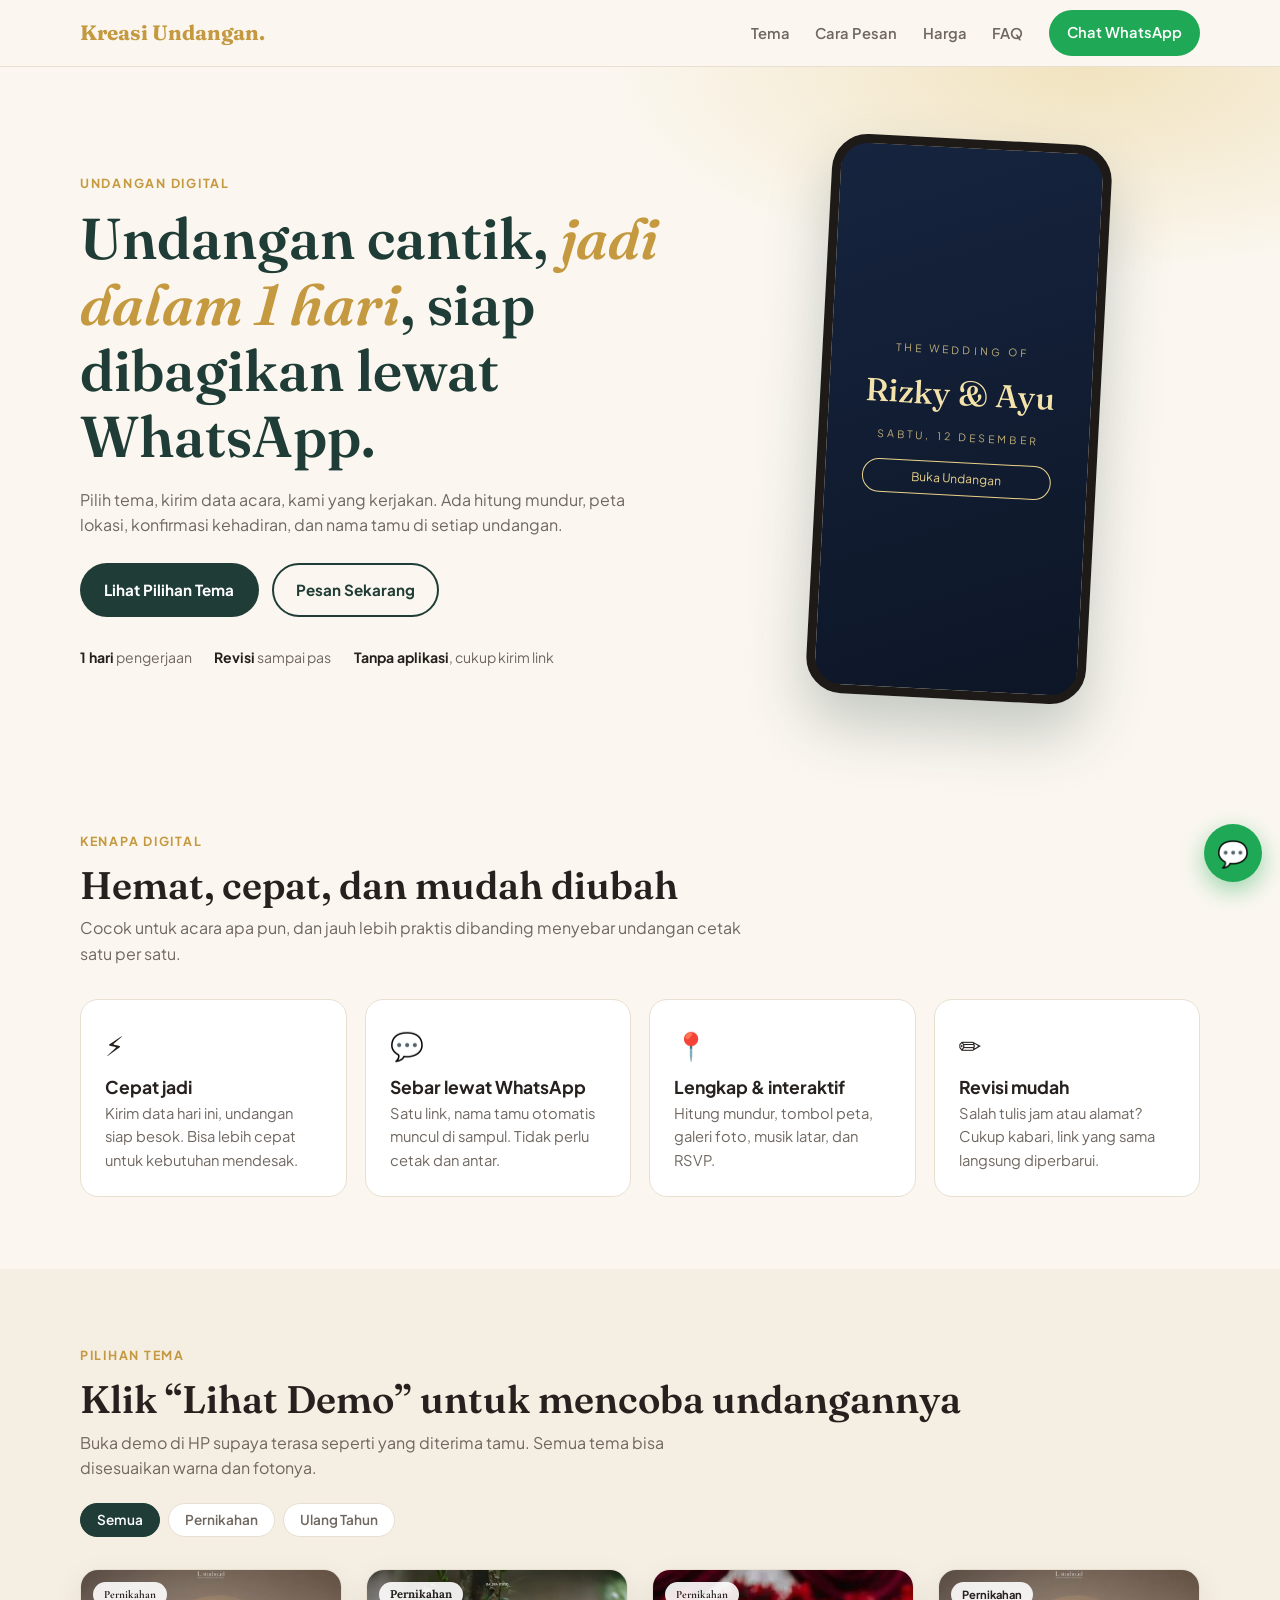
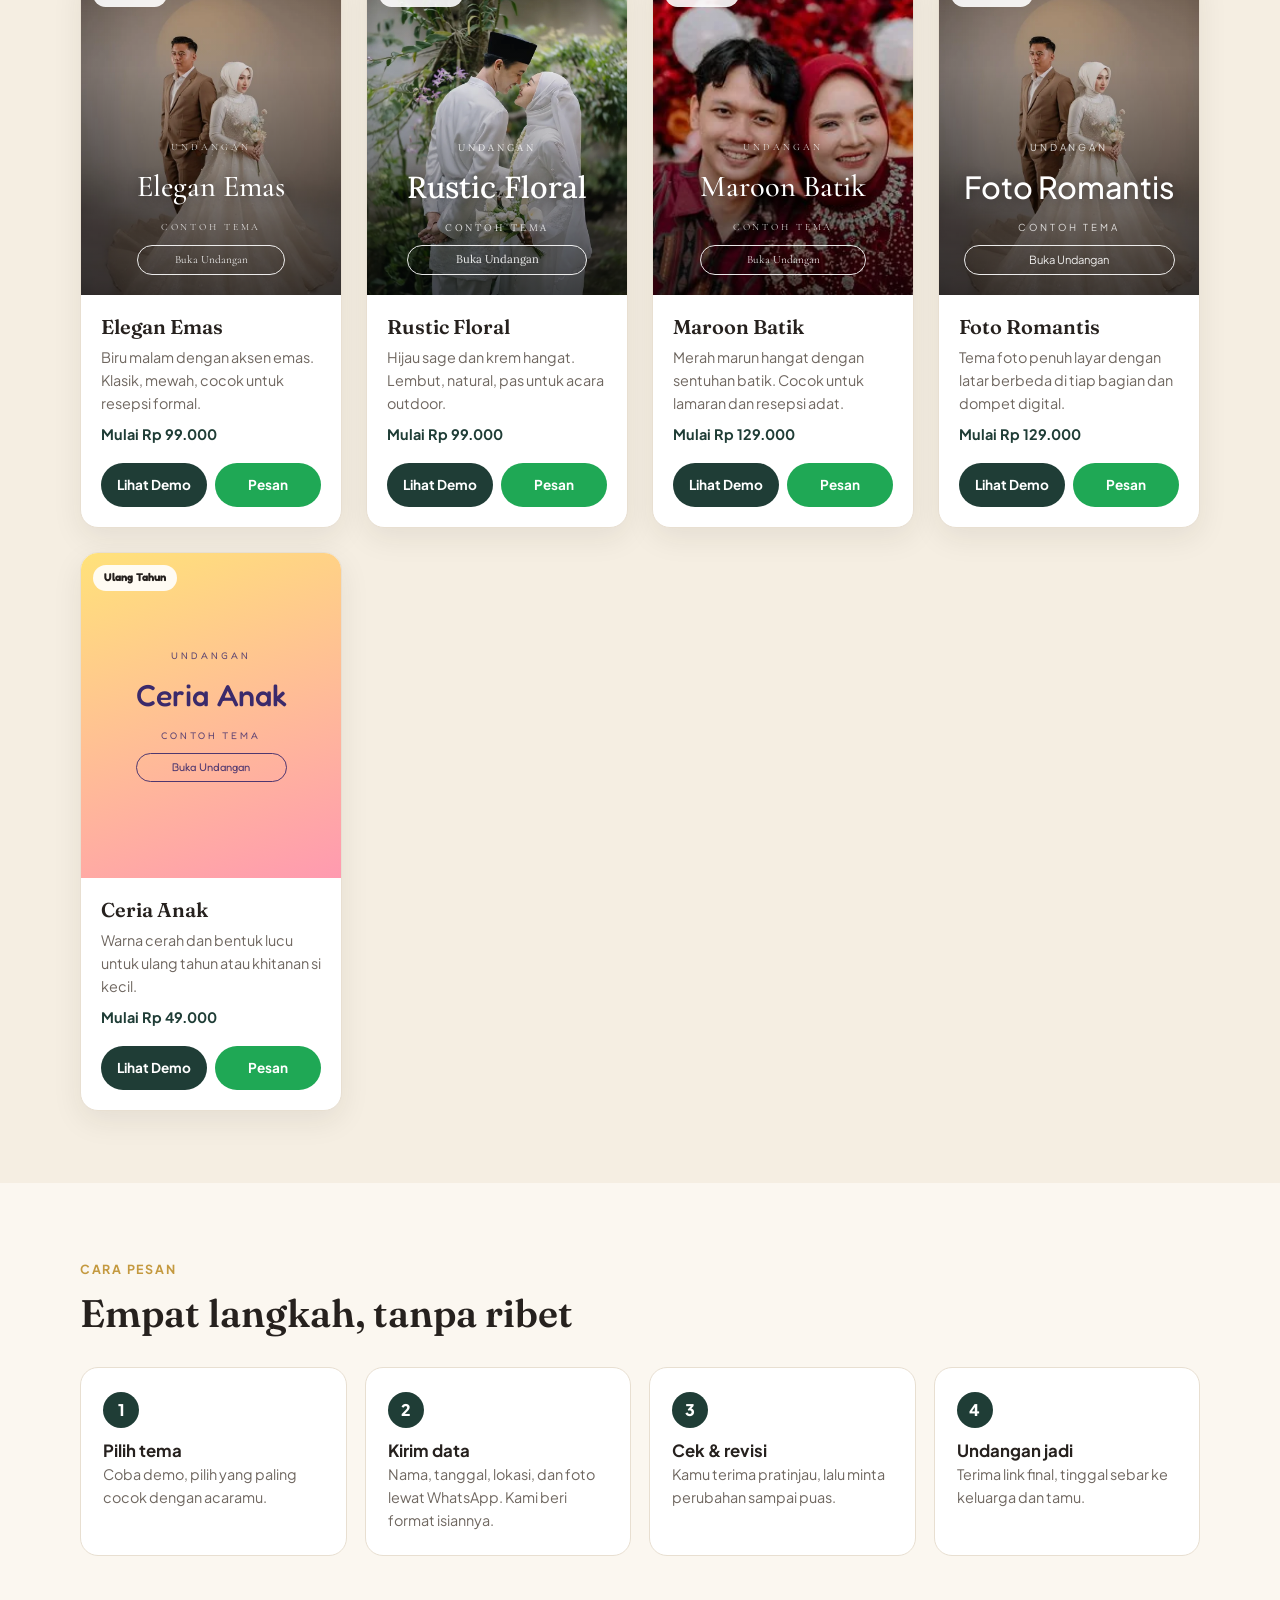
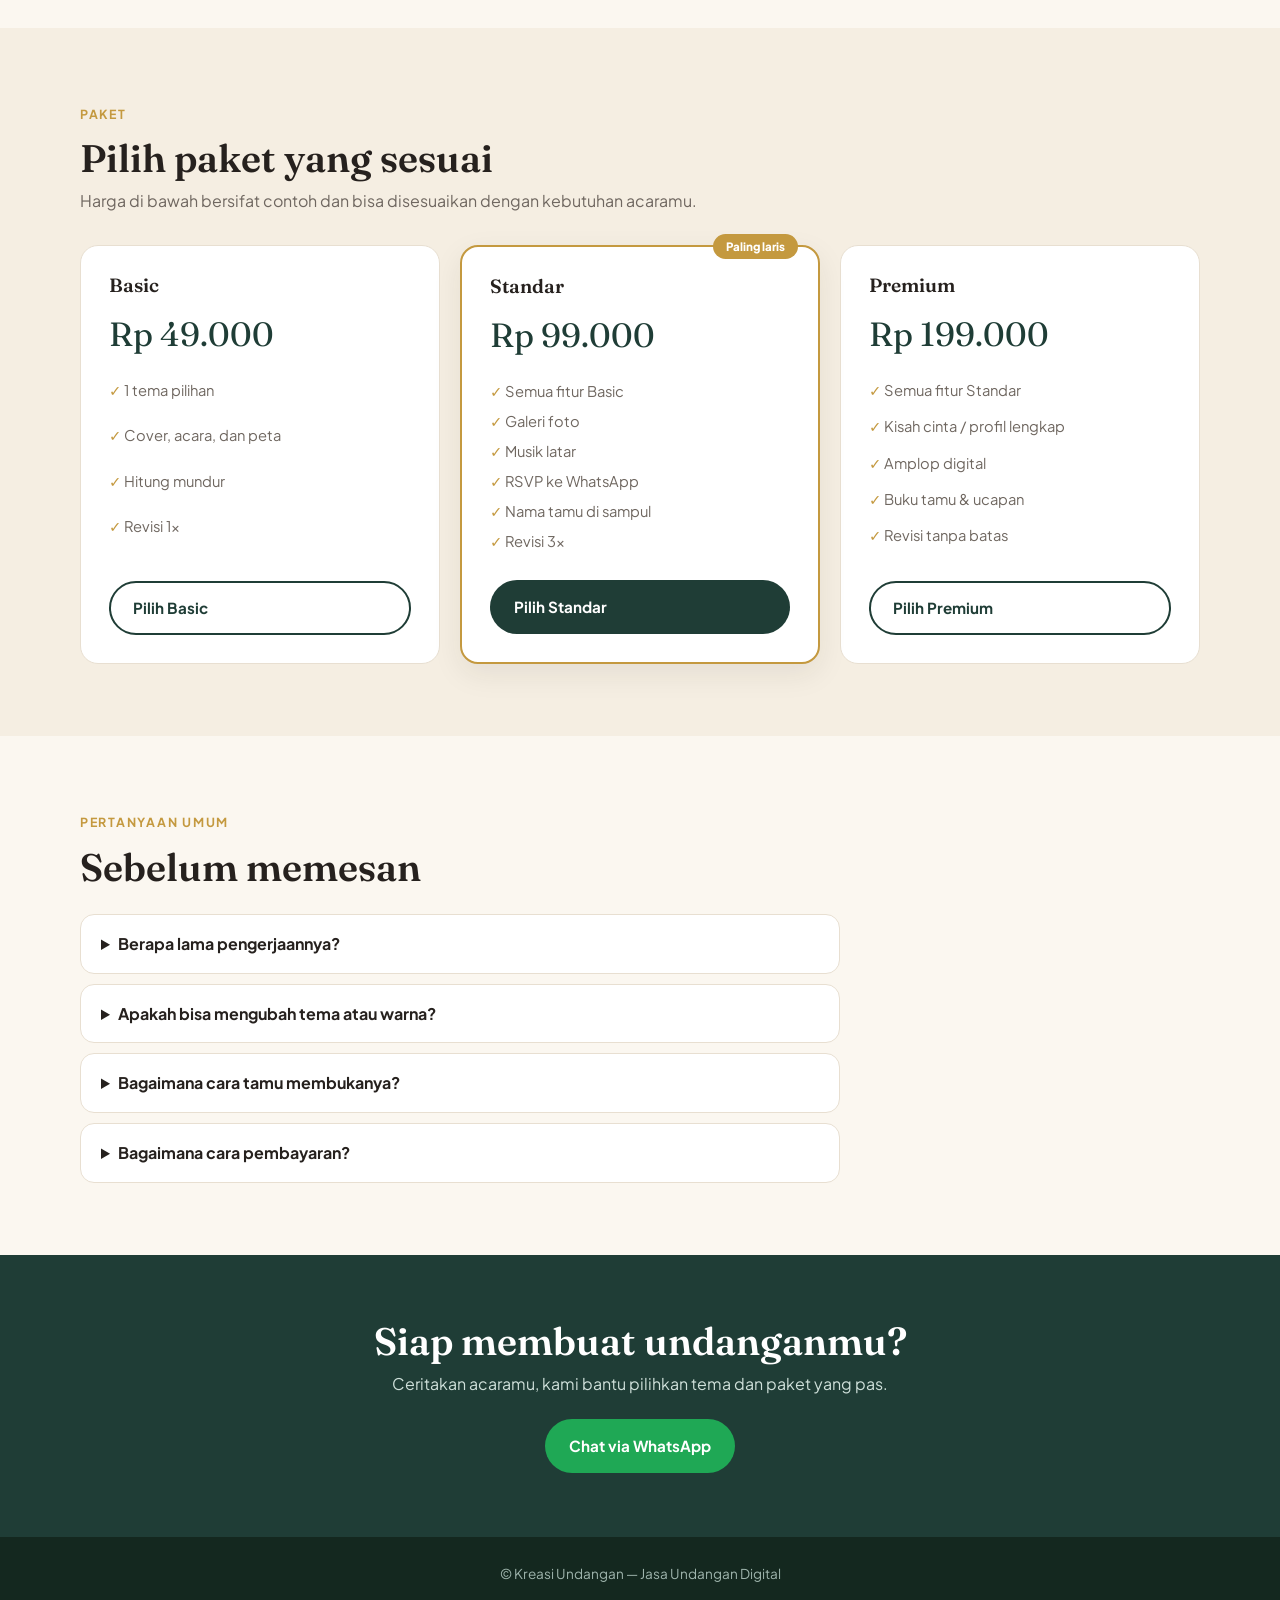
<file: index.html>
<!doctype html>
<html lang="id">
<head>
<meta charset="utf-8">
<meta name="viewport" content="width=device-width,initial-scale=1">
<title>Undangan Digital</title>
<meta name="description" content="Jasa undangan digital pernikahan, ulang tahun, dan khitanan. Pilih tema, kirim data, undangan jadi dalam 1 hari.">
<link rel="preconnect" href="https://fonts.googleapis.com">
<link rel="preconnect" href="https://fonts.gstatic.com" crossorigin>
<link href="https://fonts.googleapis.com/css2?family=Cormorant+Garamond:wght@500;600&family=Fraunces:ital,wght@0,500;0,600;1,500&family=Fredoka:wght@500&family=Lora:wght@500&family=Plus+Jakarta+Sans:wght@400;600;700;800&display=swap" rel="stylesheet">
<link rel="stylesheet" href="assets/style.css">
</head>
<body>

<header class="nav">
  <div class="wrap">
    <a class="logo" href="#"><span data-brand>Kreasi Undangan</span><span>.</span></a>
    <ul>
      <li><a href="#tema">Tema</a></li>
      <li><a href="#cara-pesan">Cara Pesan</a></li>
      <li><a href="#harga">Harga</a></li>
      <li><a href="#faq">FAQ</a></li>
      <li><a class="btn btn-wa btn-sm" data-wa="Halo, saya mau tanya soal undangan digital.">Chat WhatsApp</a></li>
    </ul>
  </div>
</header>

<main>
  <section class="hero">
    <div class="wrap">
      <div>
        <span class="eyebrow">Undangan digital</span>
        <h1>Undangan cantik, <em>jadi dalam 1 hari</em>, siap dibagikan lewat WhatsApp.</h1>
        <p class="lead">Pilih tema, kirim data acara, kami yang kerjakan. Ada hitung mundur, peta lokasi, konfirmasi kehadiran, dan nama tamu di setiap undangan.</p>
        <div class="cta">
          <a class="btn btn-primary" href="#tema">Lihat Pilihan Tema</a>
          <a class="btn btn-ghost" data-wa="Halo, saya mau pesan undangan digital.">Pesan Sekarang</a>
        </div>
        <div class="trust">
          <span><b>1 hari</b> pengerjaan</span>
          <span><b>Revisi</b> sampai pas</span>
          <span><b>Tanpa aplikasi</b>, cukup kirim link</span>
        </div>
      </div>
      <div class="phone" aria-hidden="true">
        <small>THE WEDDING OF</small>
        <strong>Rizky &amp; Ayu</strong>
        <small>SABTU, 12 DESEMBER</small>
        <span class="pill">Buka Undangan</span>
      </div>
    </div>
  </section>

  <section id="keunggulan">
    <div class="wrap">
      <span class="eyebrow">Kenapa digital</span>
      <h2>Hemat, cepat, dan mudah diubah</h2>
      <p class="lead">Cocok untuk acara apa pun, dan jauh lebih praktis dibanding menyebar undangan cetak satu per satu.</p>
      <div class="features">
        <div class="feature"><div class="ic">⚡</div><h3>Cepat jadi</h3><p>Kirim data hari ini, undangan siap besok. Bisa lebih cepat untuk kebutuhan mendesak.</p></div>
        <div class="feature"><div class="ic">💬</div><h3>Sebar lewat WhatsApp</h3><p>Satu link, nama tamu otomatis muncul di sampul. Tidak perlu cetak dan antar.</p></div>
        <div class="feature"><div class="ic">📍</div><h3>Lengkap & interaktif</h3><p>Hitung mundur, tombol peta, galeri foto, musik latar, dan RSVP.</p></div>
        <div class="feature"><div class="ic">✏️</div><h3>Revisi mudah</h3><p>Salah tulis jam atau alamat? Cukup kabari, link yang sama langsung diperbarui.</p></div>
      </div>
    </div>
  </section>

  <section id="tema" style="background:#f5eee2">
    <div class="wrap">
      <span class="eyebrow">Pilihan tema</span>
      <h2>Klik “Lihat Demo” untuk mencoba undangannya</h2>
      <p class="lead">Buka demo di HP supaya terasa seperti yang diterima tamu. Semua tema bisa disesuaikan warna dan fotonya.</p>
      <div class="filters" id="filters"></div>
      <div class="grid" id="themeGrid"></div>
    </div>
  </section>

  <section id="cara-pesan">
    <div class="wrap">
      <span class="eyebrow">Cara pesan</span>
      <h2>Empat langkah, tanpa ribet</h2>
      <div class="steps">
        <div class="step"><h3>Pilih tema</h3><p>Coba demo, pilih yang paling cocok dengan acaramu.</p></div>
        <div class="step"><h3>Kirim data</h3><p>Nama, tanggal, lokasi, dan foto lewat WhatsApp. Kami beri format isiannya.</p></div>
        <div class="step"><h3>Cek & revisi</h3><p>Kamu terima pratinjau, lalu minta perubahan sampai puas.</p></div>
        <div class="step"><h3>Undangan jadi</h3><p>Terima link final, tinggal sebar ke keluarga dan tamu.</p></div>
      </div>
    </div>
  </section>

  <section id="harga" style="background:#f5eee2">
    <div class="wrap">
      <span class="eyebrow">Paket</span>
      <h2>Pilih paket yang sesuai</h2>
      <p class="lead">Harga di bawah bersifat contoh dan bisa disesuaikan dengan kebutuhan acaramu.</p>
      <div class="prices">
        <div class="plan">
          <h3>Basic</h3>
          <div class="amount">Rp 49.000</div>
          <ul><li>1 tema pilihan</li><li>Cover, acara, dan peta</li><li>Hitung mundur</li><li>Revisi 1x</li></ul>
          <a class="btn btn-ghost" data-wa="Halo, saya mau pesan paket Basic.">Pilih Basic</a>
        </div>
        <div class="plan hot">
          <h3>Standar</h3>
          <div class="amount">Rp 99.000</div>
          <ul><li>Semua fitur Basic</li><li>Galeri foto</li><li>Musik latar</li><li>RSVP ke WhatsApp</li><li>Nama tamu di sampul</li><li>Revisi 3x</li></ul>
          <a class="btn btn-primary" data-wa="Halo, saya mau pesan paket Standar.">Pilih Standar</a>
        </div>
        <div class="plan">
          <h3>Premium</h3>
          <div class="amount">Rp 199.000</div>
          <ul><li>Semua fitur Standar</li><li>Kisah cinta / profil lengkap</li><li>Amplop digital</li><li>Buku tamu & ucapan</li><li>Revisi tanpa batas</li></ul>
          <a class="btn btn-ghost" data-wa="Halo, saya mau pesan paket Premium.">Pilih Premium</a>
        </div>
      </div>
    </div>
  </section>

  <section id="faq">
    <div class="wrap">
      <span class="eyebrow">Pertanyaan umum</span>
      <h2>Sebelum memesan</h2>
      <div class="faq">
        <details><summary>Berapa lama pengerjaannya?</summary><p>Umumnya 1 hari kerja setelah data lengkap kami terima.</p></details>
        <details><summary>Apakah bisa mengubah tema atau warna?</summary><p>Bisa. Warna, foto, dan teks disesuaikan dengan acaramu.</p></details>
        <details><summary>Bagaimana cara tamu membukanya?</summary><p>Cukup klik link yang kamu kirim lewat WhatsApp. Tidak perlu memasang aplikasi.</p></details>
        <details><summary>Bagaimana cara pembayaran?</summary><p>Dijelaskan saat pemesanan lewat WhatsApp.</p></details>
      </div>
    </div>
  </section>

  <section class="cta-band">
    <div class="wrap">
      <h2>Siap membuat undanganmu?</h2>
      <p>Ceritakan acaramu, kami bantu pilihkan tema dan paket yang pas.</p>
      <a class="btn btn-wa" data-wa="Halo, saya mau pesan undangan digital.">Chat via WhatsApp</a>
    </div>
  </section>
</main>

<footer><div class="wrap">© <span data-brand>Kreasi Undangan</span> — Jasa Undangan Digital</div></footer>
<a class="fab" data-wa="Halo, saya mau tanya soal undangan digital." aria-label="Chat WhatsApp">💬</a>

<script src="assets/config.js"></script>
<script src="assets/main.js"></script>
</body>
</html>
</file>
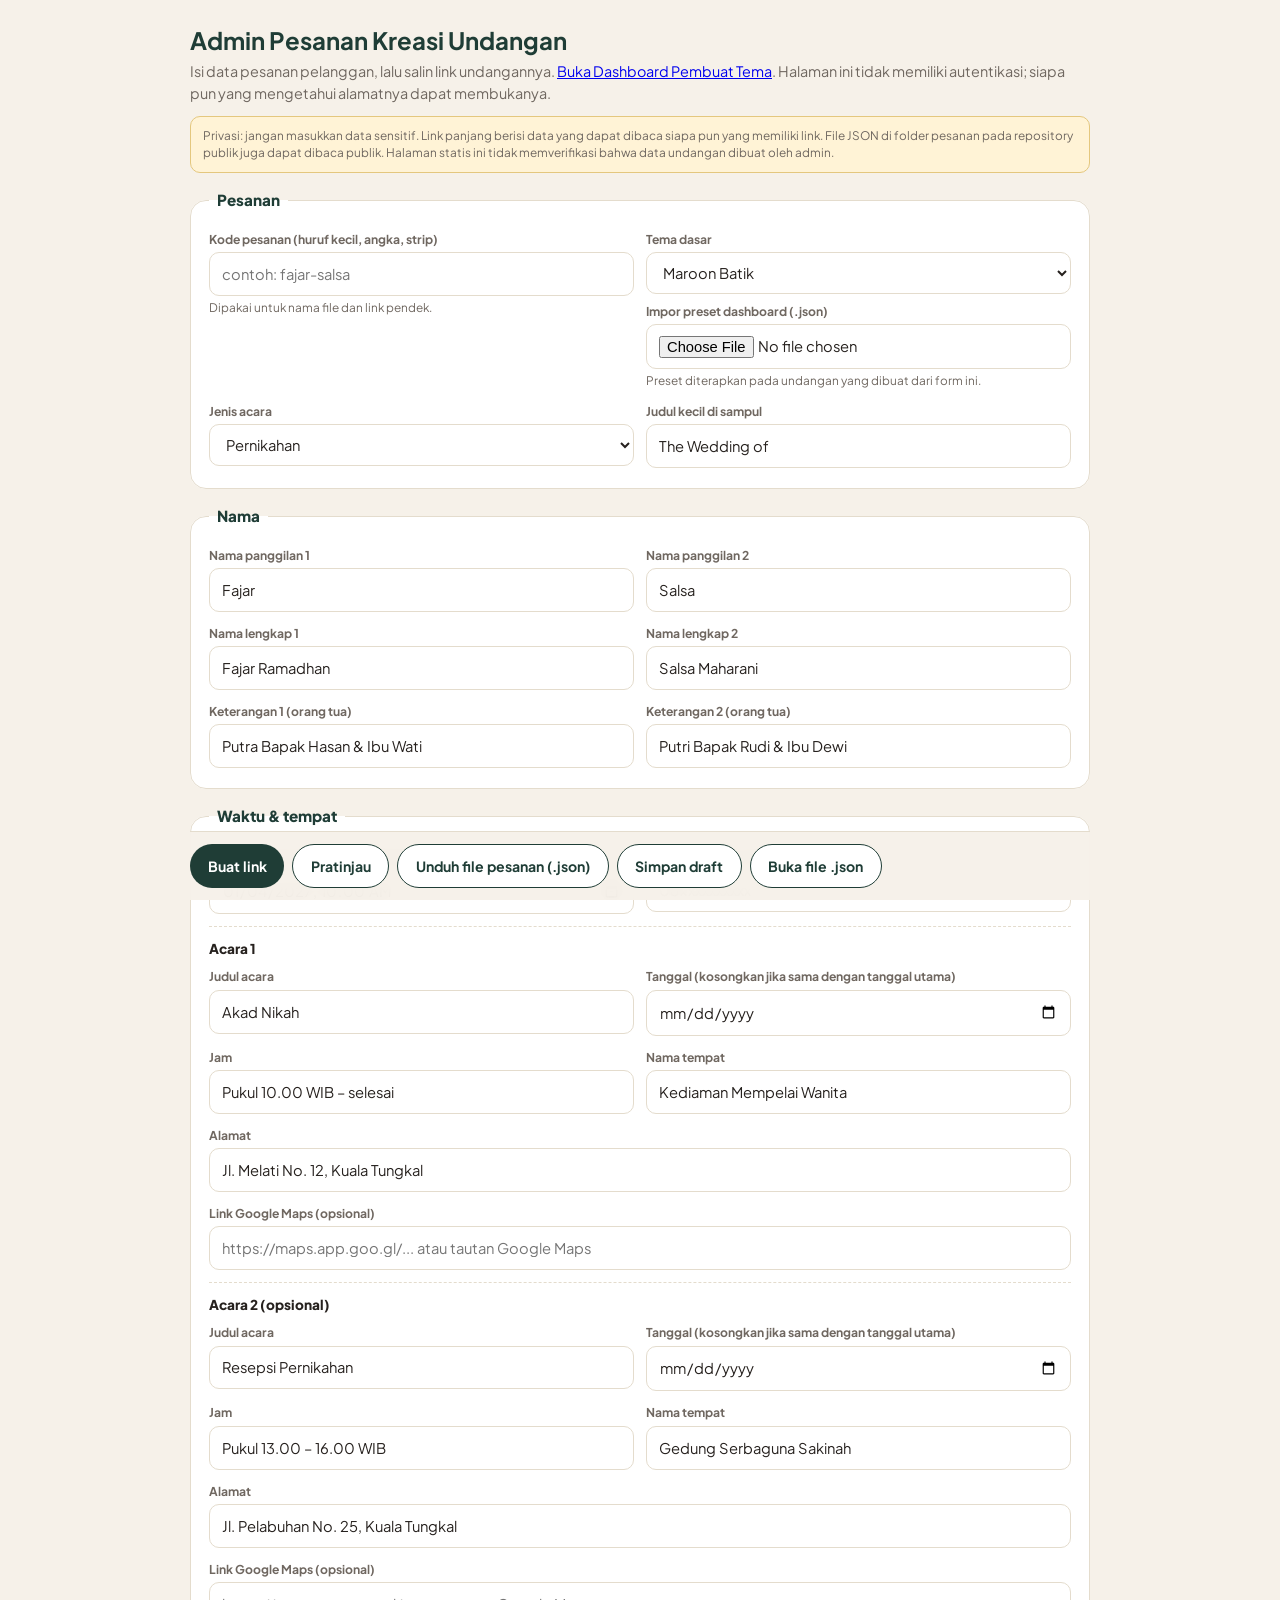
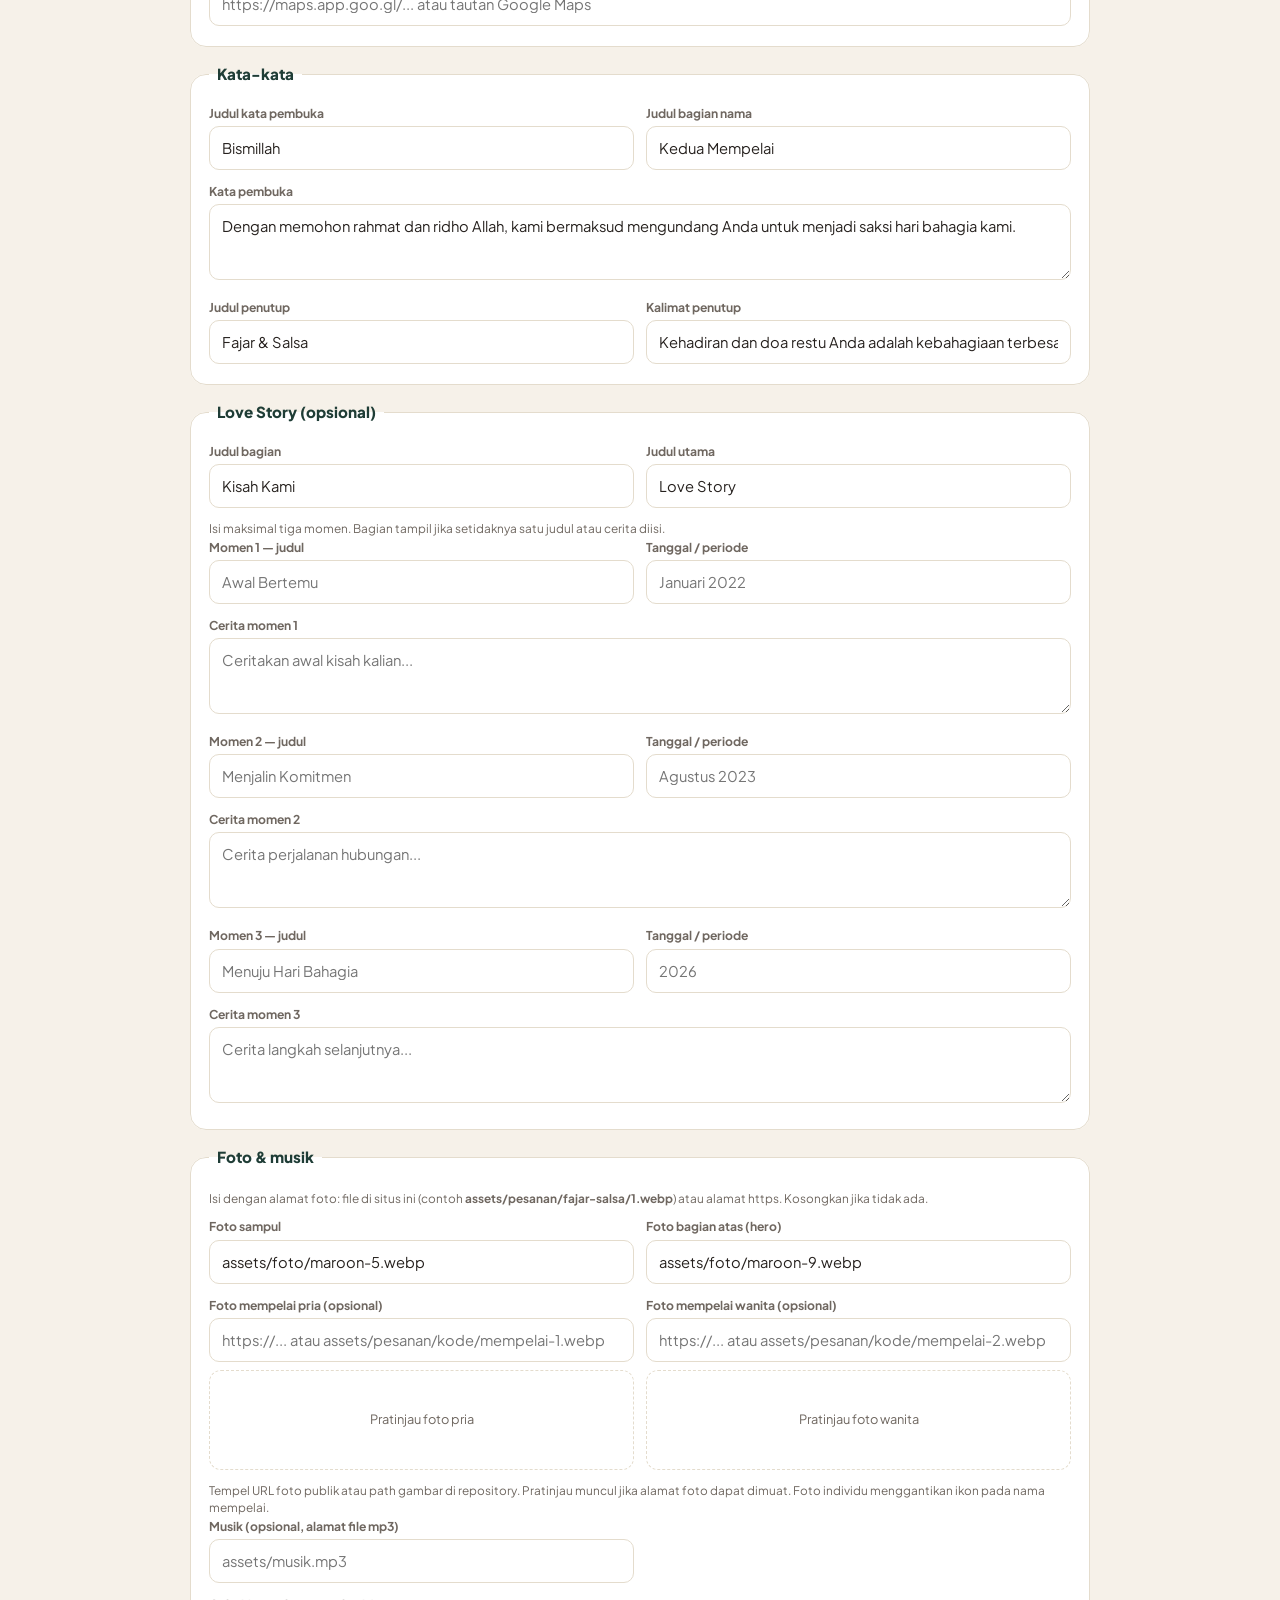
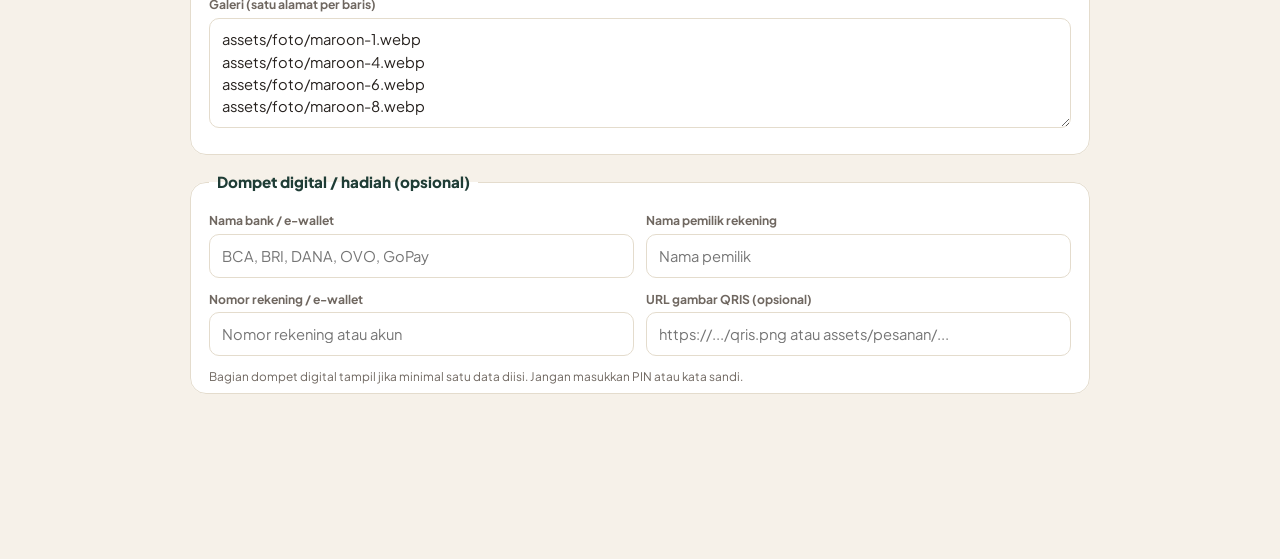
<file: admin.html>
<!doctype html>
<html lang="id">
<head>
<meta charset="utf-8">
<meta name="viewport" content="width=device-width,initial-scale=1">
<title>Admin Pesanan</title>
<meta name="robots" content="noindex,nofollow">
<link href="https://fonts.googleapis.com/css2?family=Plus+Jakarta+Sans:wght@400;600;700;800&display=swap" rel="stylesheet">
<style>
:root{--bg:#f6f1e9;--card:#fff;--ink:#26211e;--muted:#6f6760;--green:#1f3d36;--gold:#c4993f;--line:#e4dccd}
*{box-sizing:border-box;margin:0;padding:0}
body{font-family:'Plus Jakarta Sans',system-ui,sans-serif;background:var(--bg);color:var(--ink);line-height:1.5}
.wrap{width:min(900px,100% - 28px);margin:0 auto;padding:22px 0 80px}
h1{font-size:1.5rem;color:var(--green)} .sub{color:var(--muted);font-size:.9rem;margin:.2rem 0 1.2rem}
fieldset{background:var(--card);border:1px solid var(--line);border-radius:16px;padding:18px 18px 8px;margin-bottom:16px}
legend{font-weight:800;font-size:.95rem;padding:0 8px;color:var(--green)}
.row{display:grid;grid-template-columns:1fr 1fr;gap:12px;margin-bottom:12px}
.row.one{grid-template-columns:1fr}
@media(max-width:620px){.row{grid-template-columns:1fr}}
label{display:block;font-size:.76rem;font-weight:700;color:var(--muted);margin-bottom:4px}
input,select,textarea{width:100%;padding:.62rem .75rem;border:1px solid var(--line);border-radius:10px;font:inherit;font-size:.92rem;background:#fff;color:var(--ink)}
textarea{min-height:76px;resize:vertical}
input:focus,select:focus,textarea:focus{outline:2px solid var(--gold);outline-offset:1px}
.hint{font-size:.74rem;color:var(--muted);margin-top:3px}
.btn{display:inline-flex;align-items:center;gap:.4rem;padding:.65rem 1.1rem;border-radius:99px;border:0;background:var(--green);color:#fff;font:inherit;font-weight:700;font-size:.88rem;cursor:pointer;text-decoration:none}
.btn.alt{background:#fff;color:var(--green);border:1.5px solid var(--green)}
.btn.wa{background:#1fa855}
.bar{position:sticky;bottom:0;background:rgba(246,241,233,.95);backdrop-filter:blur(8px);padding:12px 0;display:flex;gap:8px;flex-wrap:wrap;border-top:1px solid var(--line);margin-top:8px}
.out{background:#fff;border:1px solid var(--line);border-radius:16px;padding:16px;margin-top:6px;display:none}
.out.show{display:block}
.out code{display:block;background:#f4efe6;border-radius:8px;padding:.5rem .7rem;font-size:.78rem;word-break:break-all;margin:.25rem 0 .6rem}
.out h3{font-size:.92rem;margin:.6rem 0 .1rem}
.ok{color:#178f47;font-weight:700;font-size:.82rem}
.hide{display:none}
  .person-photo-preview{display:flex;align-items:center;justify-content:center;gap:10px;min-height:100px;margin-top:8px;padding:10px;border:1px dashed var(--line);border-radius:12px;color:var(--muted,#777);font-size:.8rem}
  .person-photo-preview img{width:88px;height:88px;border-radius:50%;object-fit:cover;border:3px solid var(--accent);background:#fff}
  .person-photo-preview img[hidden]{display:none}
</style>
</head>
<body>
<div class="wrap">
  <h1>Admin Pesanan <span data-brand></span></h1>
  <p class="sub">Isi data pesanan pelanggan, lalu salin link undangannya. <a href="dashboard-tema.html">Buka Dashboard Pembuat Tema</a>. Halaman ini tidak memiliki autentikasi; siapa pun yang mengetahui alamatnya dapat membukanya.</p>
  <p class="hint" style="background:#fff3d6;border:1px solid #e4c77e;border-radius:10px;padding:10px 12px;margin:-8px 0 16px">Privasi: jangan masukkan data sensitif. Link panjang berisi data yang dapat dibaca siapa pun yang memiliki link. File JSON di folder pesanan pada repository publik juga dapat dibaca publik. Halaman statis ini tidak memverifikasi bahwa data undangan dibuat oleh admin.</p>

  <form id="f" autocomplete="off">
    <fieldset><legend>Pesanan</legend>
      <div class="row">
        <div><label>Kode pesanan (huruf kecil, angka, strip)</label><input id="kode" placeholder="contoh: fajar-salsa" maxlength="40"><div class="hint">Dipakai untuk nama file dan link pendek.</div></div>
        <div><label>Tema dasar</label><select id="tema">
          <option value="t-elegan">Elegan Emas</option><option value="t-rustic">Rustic Floral</option>
          <option value="t-maroon" selected>Maroon Batik</option><option value="t-foto">Foto Romantis</option><option value="t-ceria">Ceria Anak</option></select>
          <label style="margin-top:8px">Impor preset dashboard (.json)</label><input id="preset-load" type="file" accept=".json,application/json">
          <div class="hint">Preset diterapkan pada undangan yang dibuat dari form ini.</div></div>
      </div>
      <div class="row">
        <div><label>Jenis acara</label><select id="jenis"><option value="nikah">Pernikahan</option><option value="ultah">Ulang tahun</option><option value="khitan">Khitanan</option><option value="lain">Lainnya</option></select></div>
        <div><label>Judul kecil di sampul</label><input id="heading" value="The Wedding of"></div>
      </div>
    </fieldset>

    <fieldset><legend>Nama</legend>
      <div class="row">
        <div><label>Nama panggilan 1</label><input id="nama1" value="Fajar"></div>
        <div id="box-nama2"><label>Nama panggilan 2</label><input id="nama2" value="Salsa"></div>
      </div>
      <div class="row">
        <div><label>Nama lengkap 1</label><input id="lengkap1" value="Fajar Ramadhan"></div>
        <div id="box-lengkap2"><label>Nama lengkap 2</label><input id="lengkap2" value="Salsa Maharani"></div>
      </div>
      <div class="row">
        <div><label>Keterangan 1 (orang tua)</label><input id="ortu1" value="Putra Bapak Hasan &amp; Ibu Wati"></div>
        <div id="box-ortu2"><label>Keterangan 2 (orang tua)</label><input id="ortu2" value="Putri Bapak Rudi &amp; Ibu Dewi"></div>
      </div>
    </fieldset>

    <fieldset><legend>Waktu &amp; tempat</legend>
      <div class="row">
        <div><label>Tanggal &amp; jam utama (untuk hitung mundur)</label><input type="datetime-local" id="tanggal"></div>
        <div><label>WhatsApp tuan rumah (menerima RSVP)</label><input id="rsvp" placeholder="08xxxxxxxxxx"></div>
      </div>
      <div id="events"></div>
    </fieldset>

    <fieldset><legend>Kata-kata</legend>
      <div class="row">
        <div><label>Judul kata pembuka</label><input id="qjudul" value="Bismillah"></div>
        <div><label>Judul bagian nama</label><input id="pjudul" value="Kedua Mempelai"></div>
      </div>
      <div class="row one"><div><label>Kata pembuka</label><textarea id="quote">Dengan memohon rahmat dan ridho Allah, kami bermaksud mengundang Anda untuk menjadi saksi hari bahagia kami.</textarea></div></div>
      <div class="row">
        <div><label>Judul penutup</label><input id="cjudul" value="Fajar &amp; Salsa"></div>
        <div><label>Kalimat penutup</label><input id="closing" value="Kehadiran dan doa restu Anda adalah kebahagiaan terbesar bagi kami."></div>
      </div>
    </fieldset>

    <fieldset><legend>Love Story (opsional)</legend>
      <div class="row"><div><label>Judul bagian</label><input id="storytitle" value="Kisah Kami"></div><div><label>Judul utama</label><input id="storyheading" value="Love Story"></div></div>
      <p class="hint">Isi maksimal tiga momen. Bagian tampil jika setidaknya satu judul atau cerita diisi.</p>
      <div class="row"><div><label>Momen 1 — judul</label><input id="st1title" placeholder="Awal Bertemu"></div><div><label>Tanggal / periode</label><input id="st1date" placeholder="Januari 2022"></div></div>
      <div class="row one"><div><label>Cerita momen 1</label><textarea id="st1text" placeholder="Ceritakan awal kisah kalian..."></textarea></div></div>
      <div class="row"><div><label>Momen 2 — judul</label><input id="st2title" placeholder="Menjalin Komitmen"></div><div><label>Tanggal / periode</label><input id="st2date" placeholder="Agustus 2023"></div></div>
      <div class="row one"><div><label>Cerita momen 2</label><textarea id="st2text" placeholder="Cerita perjalanan hubungan..."></textarea></div></div>
      <div class="row"><div><label>Momen 3 — judul</label><input id="st3title" placeholder="Menuju Hari Bahagia"></div><div><label>Tanggal / periode</label><input id="st3date" placeholder="2026"></div></div>
      <div class="row one"><div><label>Cerita momen 3</label><textarea id="st3text" placeholder="Cerita langkah selanjutnya..."></textarea></div></div>
    </fieldset>
    <fieldset><legend>Foto &amp; musik</legend>
      <p class="hint" style="margin-bottom:10px">Isi dengan alamat foto: file di situs ini (contoh <b>assets/pesanan/fajar-salsa/1.webp</b>) atau alamat https. Kosongkan jika tidak ada.</p>
      <div class="row">
        <div><label>Foto sampul</label><input id="fcover" value="assets/foto/maroon-5.webp"></div>
        <div><label>Foto bagian atas (hero)</label><input id="fhero" value="assets/foto/maroon-9.webp"></div>
      </div>
      <div class="row">
        <div><label>Foto mempelai pria (opsional)</label><input id="fpeople1" placeholder="https://... atau assets/pesanan/kode/mempelai-1.webp">
          <div class="person-photo-preview" id="preview-people1"><span>Pratinjau foto pria</span><img alt="Pratinjau foto mempelai pria" hidden></div></div>
        <div id="box-fpeople2"><label>Foto mempelai wanita (opsional)</label><input id="fpeople2" placeholder="https://... atau assets/pesanan/kode/mempelai-2.webp">
          <div class="person-photo-preview" id="preview-people2"><span>Pratinjau foto wanita</span><img alt="Pratinjau foto mempelai wanita" hidden></div></div>
      </div>
      <p class="hint">Tempel URL foto publik atau path gambar di repository. Pratinjau muncul jika alamat foto dapat dimuat. Foto individu menggantikan ikon pada nama mempelai.</p>
      <div class="row">
        <div><label>Musik (opsional, alamat file mp3)</label><input id="musik" placeholder="assets/musik.mp3"></div>
      </div>
      <div class="row one"><div><label>Galeri (satu alamat per baris)</label><textarea id="galeri" rows="4">assets/foto/maroon-1.webp
assets/foto/maroon-4.webp
assets/foto/maroon-6.webp
assets/foto/maroon-8.webp</textarea></div></div>
    </fieldset>
    <fieldset><legend>Dompet digital / hadiah (opsional)</legend>
      <div class="row"><div><label>Nama bank / e-wallet</label><input id="walletBank" placeholder="BCA, BRI, DANA, OVO, GoPay"></div><div><label>Nama pemilik rekening</label><input id="walletName" placeholder="Nama pemilik"></div></div>
      <div class="row"><div><label>Nomor rekening / e-wallet</label><input id="walletNumber" placeholder="Nomor rekening atau akun"></div><div><label>URL gambar QRIS (opsional)</label><input id="walletQr" placeholder="https://.../qris.png atau assets/pesanan/..."></div></div>
      <p class="hint">Bagian dompet digital tampil jika minimal satu data diisi. Jangan masukkan PIN atau kata sandi.</p>
    </fieldset>
  </form>

  <div class="out" id="out"></div>

  <div class="bar">
    <button class="btn" id="b-link" type="button">Buat link</button>
    <button class="btn alt" id="b-prev" type="button">Pratinjau</button>
    <button class="btn alt" id="b-json" type="button">Unduh file pesanan (.json)</button>
    <button class="btn alt" id="b-save" type="button">Simpan draft</button>
    <label class="btn alt" style="margin:0">Buka file .json<input type="file" id="b-load" accept=".json,application/json" class="hide"></label>
  </div>
</div>

<script src="assets/config.js"></script>
<script>
(function () {
  document.querySelectorAll("[data-brand]").forEach(function (e) { e.textContent = window.SITE.brand; });
  var $ = function (id) { return document.getElementById(id); };
  var DEF = { nikah: "The Wedding of", ultah: "Ulang Tahun", khitan: "Syukuran Khitan", lain: "Undangan" };
  function createInvitationId() {
    if (window.crypto && typeof window.crypto.randomUUID === "function") return window.crypto.randomUUID();
    return "xxxxxxxx-xxxx-4xxx-yxxx-xxxxxxxxxxxx".replace(/[xy]/g, function (c) { var r = Math.random() * 16 | 0; return (c === "x" ? r : (r & 3 | 8)).toString(16); });
  }
  var activeInvitationId = createInvitationId();
  var activeInvitationSlug = "inv-" + activeInvitationId.replace(/-/g, "").slice(0, 20);
  var loadedOrderCode = "";

  // dua kolom acara
  var evHtml = "";
  [1, 2].forEach(function (n) {
    evHtml += '<div style="border-top:1px dashed var(--line);padding-top:12px;margin-top:4px"><p style="font-weight:800;font-size:.85rem;margin-bottom:8px">Acara ' + n + (n === 2 ? " (opsional)" : "") + '</p>' +
      '<div class="row"><div><label>Judul acara</label><input id="e' + n + 't" value="' + (n === 1 ? "Akad Nikah" : "Resepsi Pernikahan") + '"></div>' +
      '<div><label>Tanggal (kosongkan jika sama dengan tanggal utama)</label><input type="date" id="e' + n + 'd"></div></div>' +
      '<div class="row"><div><label>Jam</label><input id="e' + n + 'j" value="' + (n === 1 ? "Pukul 10.00 WIB – selesai" : "Pukul 13.00 – 16.00 WIB") + '"></div>' +
      '<div><label>Nama tempat</label><input id="e' + n + 'p" value="' + (n === 1 ? "Kediaman Mempelai Wanita" : "Gedung Serbaguna Sakinah") + '"></div></div>' +
      '<div class="row one"><div><label>Alamat</label><input id="e' + n + 'a" value="' + (n === 1 ? "Jl. Melati No. 12, Kuala Tungkal" : "Jl. Pelabuhan No. 25, Kuala Tungkal") + '"></div></div>' + '<div class="row one"><div><label>Link Google Maps (opsional)</label><input id="e' + n + 'm" type="url" placeholder="https://maps.app.goo.gl/... atau tautan Google Maps"></div></div></div>';
  });
  $("events").innerHTML = evHtml;

  // tanggal bawaan: 30 hari lagi, jam 10.00
  (function () {
    var d = new Date(); d.setDate(d.getDate() + 30); d.setHours(10, 0, 0, 0);
    var p = function (n) { return n < 10 ? "0" + n : n; };
    $("tanggal").value = d.getFullYear() + "-" + p(d.getMonth() + 1) + "-" + p(d.getDate()) + "T" + p(d.getHours()) + ":" + p(d.getMinutes());
  })();

  function syncJenis() {
    var nikah = $("jenis").value === "nikah";
    ["box-nama2", "box-lengkap2", "box-ortu2", "box-fpeople2"].forEach(function (i) { $(i).classList.toggle("hide", !nikah); });
    var cur = $("heading").value;
    if (Object.keys(DEF).some(function (k) { return DEF[k] === cur; })) $("heading").value = DEF[$("jenis").value];
    $("pjudul").value = nikah ? "Kedua Mempelai" : "Yang Berbahagia";
  }
  $("jenis").addEventListener("change", syncJenis);

  function collect() {
    var nikah = $("jenis").value === "nikah";
    var lines = function (s) { return s.split("\n").map(function (x) { return x.trim(); }).filter(Boolean); };
    var d = {
      theme: $("tema").value,
      kind: nikah ? "nikah" : "lain", jenis: $("jenis").value,
      heading: $("heading").value.trim(),
      names: nikah ? [$("nama1").value.trim(), $("nama2").value.trim()] : [$("nama1").value.trim()],
      date: $("tanggal").value,
      quoteTitle: $("qjudul").value.trim(), quote: $("quote").value.trim(),
      peopleTitle: $("pjudul").value.trim(),
      people: nikah
        ? [{ icon: "🤵", name: $("lengkap1").value.trim(), sub: $("ortu1").value.trim(), photo: $("fpeople1").value.trim() },
           { icon: "👰", name: $("lengkap2").value.trim(), sub: $("ortu2").value.trim(), photo: $("fpeople2").value.trim() }]
        : [{ icon: "🎉", name: $("lengkap1").value.trim(), sub: $("ortu1").value.trim(), photo: $("fpeople1").value.trim() }],
      loveStoryTitle: $("storytitle").value.trim(), loveStoryHeading: $("storyheading").value.trim(),
      loveStory: [1,2,3].map(function(i){return {title:$("st"+i+"title").value.trim(),date:$("st"+i+"date").value.trim(),text:$("st"+i+"text").value.trim()};}).filter(function(x){return x.title||x.text;}),
      galleryAnimation: window.KREASI_THEME_PRESET && window.KREASI_THEME_PRESET.galleryAnimation || "fade",
      themeStyle: window.KREASI_THEME_PRESET && window.KREASI_THEME_PRESET.themeStyle || ($("tema").value === "t-foto" ? { accent:"#b18a52", background:"#fbf7f0", alternate:"#f2e8dc", ink:"#49372e", headingFont:"Cormorant Garamond", bodyFont:"Montserrat", ornament:"floral", radius:"8px", coverStyle:"soft", frameStyle:"thin", sectionBackgrounds:{ home:"assets/foto/studio-krem.webp", people:"assets/foto/jas-krem.webp", events:"assets/foto/taman-putih.webp", gallery:"assets/foto/maroon-5.webp", rsvp:"assets/foto/maroon-3.webp", wallet:"assets/foto/maroon-9.webp" } } : undefined),
      events: [],
      coverImg: $("fcover").value.trim(), coverPos: "center 20%",
      heroImg: $("fhero").value.trim(), heroPos: "center 20%",
      coupleImg: "",
      gallery: lines($("galeri").value),
      music: $("musik").value.trim(),
      wallet: { bank: $("walletBank").value.trim(), name: $("walletName").value.trim(), number: $("walletNumber").value.trim(), qr: $("walletQr").value.trim() },
      rsvpWa: $("rsvp").value.trim(),
      closingTitle: $("cjudul").value.trim(), closing: $("closing").value.trim(),
      kode: $("kode").value.trim(),
      invitationId: activeInvitationId,
      slug: activeInvitationSlug
    };
    [1, 2].forEach(function (n) {
      var t = $("e" + n + "t").value.trim(), p = $("e" + n + "p").value.trim();
      if (!t && !p) return;
      var e = { title: t, time: $("e" + n + "j").value.trim(), place: p, address: $("e" + n + "a").value.trim(), mapUrl: $("e" + n + "m").value.trim() };
      if ($("e" + n + "d").value) e.date = $("e" + n + "d").value;
      d.events.push(e);
    });
    return d;
  }
  function fill(d) {
    var set = function (id, v) { if ($(id)) $(id).value = v == null ? "" : v; };
    if (!d || typeof d !== "object" || Array.isArray(d)) throw new Error("Format pesanan tidak valid.");
    var n = Array.isArray(d.names) ? d.names : [];
    var p = Array.isArray(d.people) ? d.people : [];
    var inferredKind = d.jenis || (d.kind === "nikah" || n.length > 1 || p.length > 1 ? "nikah" : "lain");
    // Kosongkan kolom opsional yang tidak ada agar data pesanan sebelumnya tidak terbawa.
    var hasStableId = typeof d.invitationId === "string" && d.invitationId.trim();
    activeInvitationId = hasStableId ? d.invitationId.trim() : createInvitationId();
    // Pesanan lama tanpa ID stabil mendapat slug baru agar RSVP tidak bercampur dengan pesanan lain.
    activeInvitationSlug = hasStableId && typeof d.slug === "string" && d.slug.trim()
      ? d.slug.trim().toLowerCase()
      : "inv-" + activeInvitationId.replace(/[^a-z0-9]/gi, "").slice(0, 20).toLowerCase();
    loadedOrderCode = typeof d.kode === "string" ? d.kode.trim().toLowerCase() : "";
    set("tema", d.theme || "t-maroon"); set("jenis", inferredKind);
    set("heading", d.heading); set("kode", d.kode || "");
    set("nama1", n[0] || (p[0] && p[0].name) || "");
    set("nama2", n[1] || (p[1] && p[1].name) || "");
    set("lengkap1", p[0] && p[0].name || n[0] || "");
    set("ortu1", p[0] && p[0].sub || "");
    set("fpeople1", p[0] && p[0].photo || "");
    set("lengkap2", p[1] && p[1].name || n[1] || "");
    set("ortu2", p[1] && p[1].sub || "");
    set("fpeople2", p[1] && p[1].photo || "");
    set("storytitle",d.loveStoryTitle);set("storyheading",d.loveStoryHeading);
    [1,2,3].forEach(function(i){var x=(d.loveStory||[])[i-1]||{};set("st"+i+"title",x.title||"");set("st"+i+"date",x.date||"");set("st"+i+"text",x.text||"");});
    set("tanggal", d.date); set("rsvp", d.rsvpWa);
    set("qjudul", d.quoteTitle); set("quote", d.quote); set("pjudul", d.peopleTitle);
    set("cjudul", d.closingTitle); set("closing", d.closing);
    set("fcover", d.coverImg); set("fhero", d.heroImg); set("fcouple", d.coupleImg);
    set("musik", d.music); set("galeri", (d.gallery || []).join("\n"));
    set("walletBank", d.wallet && d.wallet.bank); set("walletName", d.wallet && d.wallet.name);
    set("walletNumber", d.wallet && d.wallet.number); set("walletQr", d.wallet && d.wallet.qr);
    [1, 2].forEach(function (i) {
      var e = (d.events || [])[i - 1] || {};
      set("e" + i + "t", e.title || ""); set("e" + i + "j", e.time || ""); set("e" + i + "p", e.place || "");
      set("e" + i + "a", e.address || ""); set("e" + i + "d", e.date || ""); set("e" + i + "m", e.mapUrl || "");
    });
    var nikah = $("jenis").value === "nikah";
    ["box-nama2", "box-lengkap2", "box-ortu2", "box-fpeople2"].forEach(function (i) { $(i).classList.toggle("hide", !nikah); });
    window.KREASI_THEME_PRESET = d.themeStyle && typeof d.themeStyle === "object"
      ? { themeStyle: d.themeStyle, galleryAnimation: ["fade", "zoom", "slide"].indexOf(d.galleryAnimation) >= 0 ? d.galleryAnimation : "fade" }
      : undefined;
    updatePeoplePhotoPreview();
  }

  function updatePeoplePhotoPreview() {
    [1, 2].forEach(function (n) {
      var input = $("fpeople" + n), box = $("preview-people" + n);
      if (!input || !box) return;
      var img = box.querySelector("img"), label = box.querySelector("span");
      var src = (input.value || "").trim();
      if (!src || /^(javascript|data|vbscript):/i.test(src)) {
        img.removeAttribute("src"); img.hidden = true; label.textContent = n === 1 ? "Pratinjau foto pria" : "Pratinjau foto wanita"; label.hidden = false; return;
      }
      img.onload = function () { img.hidden = false; label.hidden = true; };
      img.onerror = function () { img.hidden = true; label.hidden = false; label.textContent = "Foto tidak dapat dimuat. Periksa URL/path."; };
      img.src = src;
    });
  }
  ["fpeople1", "fpeople2"].forEach(function (id) {
    $(id).addEventListener("input", updatePeoplePhotoPreview);
    $(id).addEventListener("change", updatePeoplePhotoPreview);
  });

  function enc(o) {
    var b = new TextEncoder().encode(JSON.stringify(o)), s = "";
    b.forEach(function (x) { s += String.fromCharCode(x); });
    return btoa(s).replace(/\+/g, "-").replace(/\//g, "_").replace(/=+$/, "");
  }
  function page(name) { return new URL(name, location.href).href; }
  function valid(d) {
    if (!d.names[0]) { alert("Isi nama panggilan dulu."); return false; }
    var eventDate = d.date ? new Date(d.date) : null;
    if (!eventDate || isNaN(eventDate.getTime())) { alert("Isi tanggal dan jam acara yang valid."); return false; }
    var rsvpDigits = String(d.rsvpWa || "").replace(/\D/g, "");
    if (rsvpDigits && (rsvpDigits.length < 9 || rsvpDigits.length > 15)) { alert("Jika diisi, nomor WhatsApp RSVP harus berisi 9–15 digit."); return false; }
    if (d.kode && !/^[a-z0-9-]{1,40}$/.test(d.kode)) { alert("Kode pesanan hanya boleh huruf kecil, angka, dan tanda strip."); return false; }
    return true;
  }
  function esc(s) { return String(s).replace(/&/g, "&amp;").replace(/</g, "&lt;").replace(/>/g, "&gt;").replace(/"/g, "&quot;"); }
  function shorten(u) { return u.length > 150 ? u.slice(0, 110) + "…(link panjang, tetap tersalin utuh)" : u; }
  function copy(text, btn) {
    var done = function () { var o = btn.textContent; btn.textContent = "Tersalin ✓"; setTimeout(function () { btn.textContent = o; }, 1500); };
    if (navigator.clipboard) navigator.clipboard.writeText(text).then(done, function () { prompt("Salin manual:", text); });
    else prompt("Salin manual:", text);
  }

  async function codeIsAvailable(code) {
    if (!code) return true;
    if (loadedOrderCode && code.toLowerCase() === loadedOrderCode) return true;
    var url = "https://api.github.com/repos/rahmvn9/kreasiundangan/contents/pesanan/" + encodeURIComponent(code) + ".json?ref=main";
    try {
      var response = await fetch(url, { headers: { Accept: "application/vnd.github+json" }, cache: "no-store" });
      if (response.status === 404) return true;
      if (response.ok) { alert("Kode pesanan \"" + code + "\" sudah digunakan. Gunakan kode lain agar file pelanggan tidak tertimpa."); return false; }
      alert("Kode pesanan belum dapat diverifikasi ke GitHub (HTTP " + response.status + "). Coba lagi sebelum membuat link atau mengunduh JSON.");
      return false;
    } catch (error) { alert("Tidak dapat memeriksa kode pesanan ke GitHub. Periksa koneksi internet lalu coba lagi."); return false; }
  }

  $("b-link").onclick = async function () {
    var d = collect(); if (!valid(d)) return;
    if (d.kode && !(await codeIsAvailable(d.kode))) return;
    var code = enc(d);
    var longInv = page("undangan.html") + "?d=" + code;
    var longGuest = page("tamu.html") + "?d=" + code;
    var html = '<p class="ok">Link siap dipakai.</p>' +
      '<h3>1. Link undangan (langsung jadi, tanpa unggah apa pun)</h3><code>' + esc(shorten(longInv)) + '</code><button class="btn alt" data-c="' + esc(longInv) + '">Salin link undangan panjang</button>' +
      '<h3>2. Link pembuat tamu untuk pelanggan</h3><code>' + esc(shorten(longGuest)) + '</code><button class="btn alt" data-c="' + esc(longGuest) + '">Salin link untuk pelanggan</button>';
    if (d.kode) {
      var shortInvitation = page("undangan.html") + "?o=" + encodeURIComponent(d.kode);
      var shortGuestBuilder = page("tamu.html") + "?o=" + encodeURIComponent(d.kode);
      html += '<h3>3. Link undangan pendek + nama tamu</h3>' +
        '<p class="hint">Masukkan nama tamu, lalu salin link personal. Link pendek aktif setelah file <b>' + esc(d.kode) + '.json</b> diunggah ke folder <b>pesanan/</b> di GitHub.</p>' +
        '<div class="row one"><div><label for="guest-name-link">Nama Tamu</label><input id="guest-name-link" placeholder="Contoh: Budi dan Keluarga"></div></div>' +
        '<code id="guest-short-link">' + esc(shortInvitation + "&to=NamaTamu") + '</code>' +
        '<button class="btn alt" id="copy-guest-short" type="button">Salin link undangan nama tamu</button>' +
        '<h3>Link pendek pembuat tamu</h3><code>' + esc(shortGuestBuilder) + '</code>' +
        '<button class="btn alt" data-c="' + esc(shortGuestBuilder) + '">Salin link pendek untuk pelanggan</button>';
    }
    html += '<p class="hint" style="margin-top:10px"><b>Penting:</b> data belum otomatis tersimpan di server. Link panjang menyimpan data di dalam URL dan langsung bisa dibuka pelanggan, tetapi jika data diubah kamu harus membuat link baru. Agar link pendek tetap aktif dan data dapat diperbarui, unduh JSON pesanan lalu unggah ke folder <b>pesanan/</b> di GitHub dengan nama kode pesanan + <b>.json</b>. Draft lokal hanya tersimpan di browser/perangkat ini.</p>';
    $("out").innerHTML = html; $("out").classList.add("show");
    $("out").querySelectorAll("[data-c]").forEach(function (b) { b.onclick = function () { copy(b.getAttribute("data-c"), b); }; });
    var guestNameInput = $("guest-name-link");
    var guestShortOutput = $("guest-short-link");
    var copyGuestShort = $("copy-guest-short");
    if (guestNameInput && guestShortOutput && copyGuestShort) {
      var updateGuestShortLink = function () {
        var shortUrl = new URL(page("undangan.html"));
        shortUrl.searchParams.set("o", d.kode);
        var guestName = guestNameInput.value.trim();
        if (guestName) shortUrl.searchParams.set("to", guestName);
        else shortUrl.searchParams.set("to", "NamaTamu");
        guestShortOutput.textContent = shortUrl.href;
      };
      guestNameInput.addEventListener("input", updateGuestShortLink);
      copyGuestShort.onclick = function () {
        if (!guestNameInput.value.trim()) { alert("Isi nama tamu terlebih dahulu."); guestNameInput.focus(); return; }
        updateGuestShortLink();
        copy(guestShortOutput.textContent, copyGuestShort);
      };
    }
    $("out").scrollIntoView({ behavior: "smooth", block: "nearest" });
  };
  $("b-prev").onclick = function () {
    var d = collect(); if (!valid(d)) return;
    window.open(page("undangan.html") + "?d=" + enc(d) + "&to=Bapak%20Ahmad", "_blank");
  };
  $("b-json").onclick = async function () {
    var d = collect(); if (!valid(d)) return;
    if (!d.kode) { alert("Isi kode pesanan dulu untuk memberi nama file."); return; }
    if (!(await codeIsAvailable(d.kode))) return;
    var blob = new Blob([JSON.stringify(d, null, 2)], { type: "application/json" });
    var a = document.createElement("a"); a.href = URL.createObjectURL(blob); a.download = d.kode + ".json";
    document.body.appendChild(a); a.click(); a.remove();
  };
  $("b-save").onclick = function () {
    try { localStorage.setItem("kreasi-draft", JSON.stringify(collect())); alert("Draft tersimpan di browser ini."); }
    catch (e) { alert("Browser tidak mengizinkan penyimpanan draft."); }
  };
  function applyThemePreset(p) {
    if (!p || !p.themeStyle || typeof p.themeStyle !== "object") throw new Error("Preset tidak memiliki themeStyle.");
    var allowedThemes = ["t-elegan", "t-rustic", "t-ceria", "t-maroon", "t-foto"];
    var theme = p.theme || p.baseTheme;
    if (allowedThemes.indexOf(theme) >= 0) $("tema").value = theme;
    window.KREASI_THEME_PRESET = {
      themeStyle: p.themeStyle,
      galleryAnimation: ["fade", "zoom", "slide"].indexOf(p.galleryAnimation) >= 0 ? p.galleryAnimation : "fade"
    };
  }
  $("tema").addEventListener("change", function () {
    // Jangan biarkan preset lama menimpa tema yang baru dipilih.
    window.KREASI_THEME_PRESET = undefined;
  });
  $("preset-load").onchange = function (ev) {
    var f = ev.target.files[0]; if (!f) return;
    var r = new FileReader();
    r.onload = function () {
      try {
        var p = JSON.parse(r.result);
        applyThemePreset(p);
        alert("Preset visual diterapkan. Data mempelai dan acara tetap dipertahankan. Klik Buat link dan Unduh JSON untuk menyertakan preset ini.");
      } catch (e) { alert("File preset tidak valid. Gunakan JSON hasil ekspor dari Dashboard Tema."); }
    };
    r.readAsText(f); ev.target.value = "";
  };
  $("b-load").onchange = function (ev) {
    var f = ev.target.files[0]; if (!f) return;
    var r = new FileReader();
    r.onload = function () {
      try {
        var d = JSON.parse(r.result);
        // JSON dari Dashboard Tema hanya berisi preset visual, bukan data pesanan.
        if (d && d.themeStyle && !Array.isArray(d.names) && !Array.isArray(d.people)) {
          applyThemePreset(d);
          alert("Ini file preset tema, bukan file pesanan. Tema diterapkan tanpa mengubah data mempelai. Untuk data pelanggan, gunakan file JSON pesanan.");
          return;
        }
        if (!d || typeof d !== "object") throw new Error("JSON tidak valid");
        fill(d);
        alert("Data pesanan dimuat. Periksa nama mempelai, tanggal, dan acara sebelum membuat link.");
      } catch (e) { alert("File JSON tidak valid atau formatnya tidak didukung."); }
    };
    r.readAsText(f); ev.target.value = "";
  };
  try { var s = localStorage.getItem("kreasi-draft"); if (s) fill(JSON.parse(s)); } catch (e) {}
})();
</script>
</body>
</html>
</file>
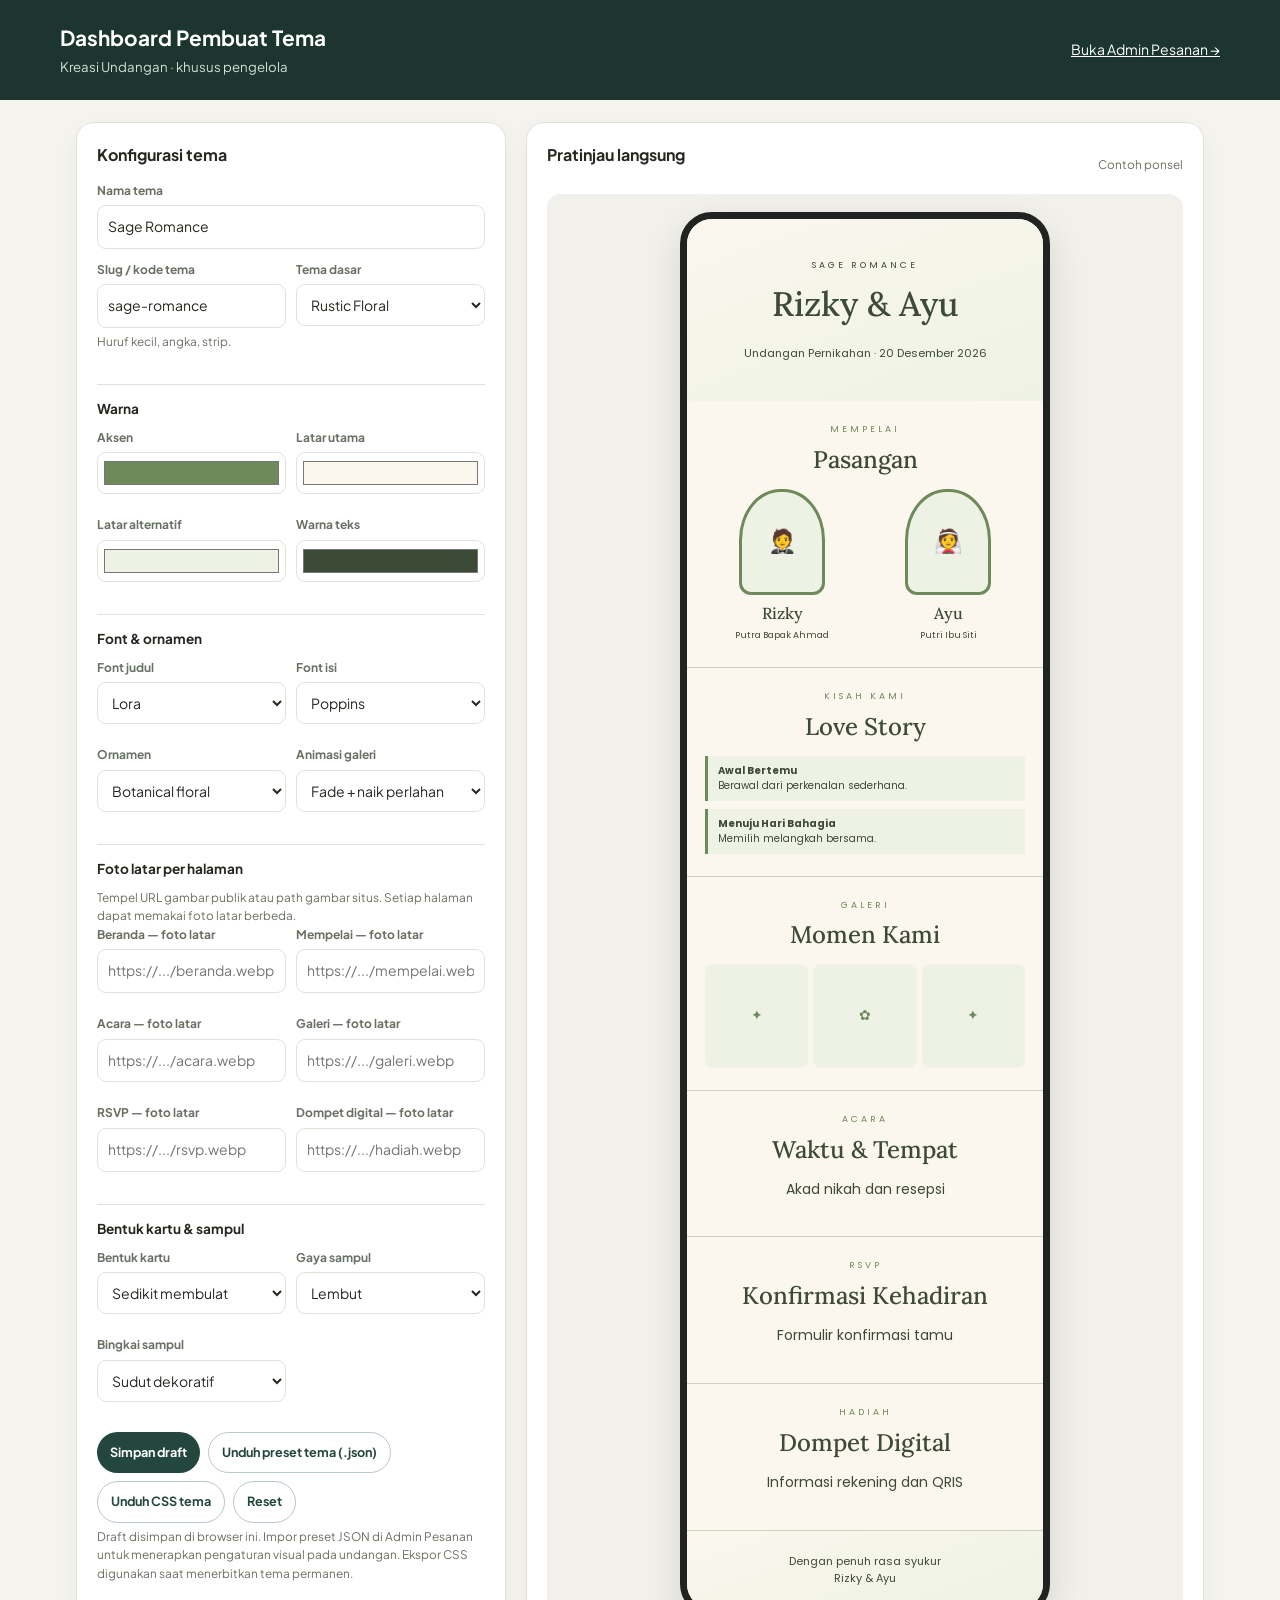
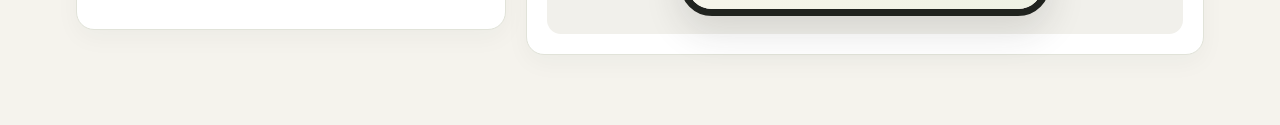
<file: dashboard-tema.html>
<!doctype html>
<html lang="id"><head><meta charset="utf-8"><meta name="viewport" content="width=device-width,initial-scale=1"><meta name="robots" content="noindex,nofollow"><title>Dashboard Pembuat Tema — Kreasi Undangan</title>
<link href="https://fonts.googleapis.com/css2?family=Cormorant+Garamond:wght@500;600&family=Fredoka:wght@500;600&family=Lora:wght@400;500;600&family=Montserrat:wght@400;600&family=Nunito:wght@400;700&family=Poppins:wght@400;600&family=Plus+Jakarta+Sans:wght@400;600;700;800&display=swap" rel="stylesheet">
<style>
:root{--ink:#252820;--muted:#697064;--paper:#f5f3ed;--card:#fff;--line:#e1e3d9;--green:#24473d}*{box-sizing:border-box}body{margin:0;background:var(--paper);color:var(--ink);font:14px/1.55 'Plus Jakarta Sans',sans-serif}header{background:#1c352e;color:#fff;padding:22px max(18px,calc((100vw - 1160px)/2));display:flex;justify-content:space-between;align-items:center;gap:16px;flex-wrap:wrap}header h1{font-size:1.3rem;margin:0}header p{margin:3px 0 0;color:#d4dfd9;font-size:.83rem}header a{color:#fff}.layout{max-width:1160px;margin:22px auto;padding:0 16px 48px;display:grid;grid-template-columns:minmax(300px,430px) 1fr;gap:20px;align-items:start}.panel{background:#fff;border:1px solid var(--line);border-radius:18px;padding:20px;box-shadow:0 8px 24px #26372a0a}h2{font-size:1rem;margin:0 0 14px}h3{font-size:.85rem;margin:20px 0 10px;padding-top:13px;border-top:1px solid var(--line)}label{display:block;font-weight:700;font-size:.75rem;color:var(--muted);margin:0 0 5px}input,select{width:100%;padding:10px;border:1px solid var(--line);border-radius:9px;font:inherit;background:#fff;color:var(--ink)}input[type=color]{height:42px;padding:4px}.field{margin-bottom:12px}.row{display:grid;grid-template-columns:1fr 1fr;gap:10px}.help{font-size:.74rem;color:var(--muted);margin:5px 0 0}.actions{display:flex;gap:8px;flex-wrap:wrap;margin-top:18px}button{border:0;border-radius:999px;padding:10px 13px;background:#24473d;color:#fff;font:inherit;font-size:.79rem;font-weight:700;cursor:pointer}button.secondary{background:#fff;color:#24473d;border:1px solid #b9c8c0}#status{font-size:.78rem;color:#24473d;margin-top:10px;min-height:1.3em}.preview-head{display:flex;justify-content:space-between;gap:12px;align-items:center;margin-bottom:12px}.phone-wrap{display:flex;justify-content:center;background:#f1f0eb;border-radius:14px;padding:18px}.phone{width:min(100%,370px);min-height:610px;background:var(--p-bg,#fbf7ee);color:var(--p-ink,#3d4a35);border:7px solid #20231f;border-radius:32px;overflow:hidden;box-shadow:0 16px 36px #2222;font-family:var(--p-body,'Poppins',sans-serif)}.cover{min-height:180px;padding:28px 20px;text-align:center;display:flex;flex-direction:column;align-items:center;justify-content:center;background:var(--p-cover,linear-gradient(160deg,#e9eedf,#c6d6b4));position:relative}.cover:after{content:var(--p-ornament,'✿  ❀  ✿');color:var(--p-accent,#6f8a5a);letter-spacing:5px;font-size:19px;position:absolute;top:8px}.cover small{letter-spacing:3px;text-transform:uppercase;font-size:9px;margin-top:12px}.cover h2{font:500 34px/1.1 var(--p-head,'Lora',serif);margin:12px 0}.cover p{font-size:11px}.section{padding:22px 18px;text-align:center;border-bottom:1px solid var(--p-line,#d9e0c8)}.section .kicker{font-size:9px;letter-spacing:3px;text-transform:uppercase;color:var(--p-accent,#6f8a5a)}.section h3{border:0;padding:0;margin:7px 0 14px;font:500 24px var(--p-head,'Lora',serif)}.portraits{display:grid;grid-template-columns:1fr 1fr;gap:12px}.portrait{margin:auto;width:86px;height:106px;border:3px solid var(--p-accent,#6f8a5a);border-radius:48% 48% 12px 12px;background:var(--p-alt,#eef2e4);display:grid;place-items:center;font-size:23px}.portraits strong{display:block;font:500 16px var(--p-head,'Lora',serif);margin-top:8px}.portraits small{font-size:9px}.story{display:grid;gap:8px;text-align:left}.story div{border-left:3px solid var(--p-accent,#6f8a5a);padding:7px 10px;background:var(--p-alt,#eef2e4);font-size:10px}.gallery{display:grid;grid-template-columns:repeat(3,1fr);gap:5px}.gallery div{aspect-ratio:1;background:var(--p-alt,#eef2e4);border-radius:var(--p-radius,8px);display:grid;place-items:center;color:var(--p-accent,#6f8a5a)}.footer{background:var(--p-cover,linear-gradient(160deg,#e9eedf,#c6d6b4));padding:22px;text-align:center;font-size:11px}@media(max-width:840px){.layout{grid-template-columns:1fr}.preview-panel{order:-1}}@media(max-width:440px){.row{grid-template-columns:1fr}.panel{padding:15px}.phone-wrap{padding:8px}}
</style></head><body>
<header><div><h1>Dashboard Pembuat Tema</h1><p>Kreasi Undangan · khusus pengelola</p></div><a href="admin.html">Buka Admin Pesanan →</a></header>
<main class="layout"><section class="panel"><h2>Konfigurasi tema</h2>
<div class="field"><label for="themeName">Nama tema</label><input id="themeName" value="Sage Romance" maxlength="60"></div>
<div class="row"><div class="field"><label for="slug">Slug / kode tema</label><input id="slug" value="sage-romance" maxlength="40"><p class="help">Huruf kecil, angka, strip.</p></div><div class="field"><label for="baseTheme">Tema dasar</label><select id="baseTheme"><option value="t-rustic">Rustic Floral</option><option value="t-elegan">Elegan Emas</option><option value="t-maroon">Maroon Batik</option><option value="t-foto">Foto Romantis</option><option value="t-ceria">Ceria Anak</option></select></div></div>
<h3>Warna</h3><div class="row"><div class="field"><label for="accent">Aksen</label><input type="color" id="accent" value="#6f8a5a"></div><div class="field"><label for="background">Latar utama</label><input type="color" id="background" value="#fbf7ee"></div><div class="field"><label for="alternate">Latar alternatif</label><input type="color" id="alternate" value="#eef2e4"></div><div class="field"><label for="ink">Warna teks</label><input type="color" id="ink" value="#3d4a35"></div></div>
<h3>Font & ornamen</h3><div class="row"><div class="field"><label for="headingFont">Font judul</label><select id="headingFont"><option>Lora</option><option>Cormorant Garamond</option><option>Montserrat</option><option>Fredoka</option><option>Georgia</option></select></div><div class="field"><label for="bodyFont">Font isi</label><select id="bodyFont"><option>Poppins</option><option>Montserrat</option><option>Nunito</option><option>Plus Jakarta Sans</option><option>Arial</option></select></div><div class="field"><label for="ornament">Ornamen</label><select id="ornament"><option value="floral">Botanical floral</option><option value="classic">Art deco klasik</option><option value="minimal">Garis organik minimal</option><option value="none">Tanpa ornamen</option></select></div><div class="field"><label for="galleryAnimation">Animasi galeri</label><select id="galleryAnimation"><option value="fade">Fade + naik perlahan</option><option value="zoom">Zoom lembut</option><option value="slide">Geser ke atas</option></select></div></div>
<h3>Foto latar per halaman</h3>
<p class="help">Tempel URL gambar publik atau path gambar situs. Setiap halaman dapat memakai foto latar berbeda.</p>
<div class="row"><div class="field"><label for="homeBg">Beranda — foto latar</label><input id="homeBg" placeholder="https://.../beranda.webp"></div><div class="field"><label for="peopleBg">Mempelai — foto latar</label><input id="peopleBg" placeholder="https://.../mempelai.webp"></div><div class="field"><label for="eventBg">Acara — foto latar</label><input id="eventBg" placeholder="https://.../acara.webp"></div><div class="field"><label for="galleryBg">Galeri — foto latar</label><input id="galleryBg" placeholder="https://.../galeri.webp"></div><div class="field"><label for="rsvpBg">RSVP — foto latar</label><input id="rsvpBg" placeholder="https://.../rsvp.webp"></div><div class="field"><label for="walletBg">Dompet digital — foto latar</label><input id="walletBg" placeholder="https://.../hadiah.webp"></div></div>
<h3>Bentuk kartu & sampul</h3><div class="row"><div class="field"><label for="radius">Bentuk kartu</label><select id="radius"><option value="8px">Sedikit membulat</option><option value="2px">Tegas / persegi</option><option value="20px">Bulat lembut</option><option value="28px">Sangat membulat</option></select></div><div class="field"><label for="coverStyle">Gaya sampul</label><select id="coverStyle"><option value="soft">Lembut</option><option value="solid">Satu warna</option><option value="gradient">Gradasi</option></select></div><div class="field"><label for="frameStyle">Bingkai sampul</label><select id="frameStyle"><option value="ornate">Sudut dekoratif</option><option value="thin">Garis tipis</option><option value="double">Bingkai ganda</option><option value="none">Tanpa bingkai</option></select></div></div>
<div class="actions"><button id="save">Simpan draft</button><button class="secondary" id="export">Unduh preset tema (.json)</button><button class="secondary" id="css">Unduh CSS tema</button><button class="secondary" id="reset">Reset</button></div>
<p class="help">Draft disimpan di browser ini. Impor preset JSON di Admin Pesanan untuk menerapkan pengaturan visual pada undangan. Ekspor CSS digunakan saat menerbitkan tema permanen.</p><div id="status" role="status" aria-live="polite"></div>
</section><section class="panel preview-panel"><div class="preview-head"><h2>Pratinjau langsung</h2><span class="help">Contoh ponsel</span></div><div class="phone-wrap"><div class="phone" id="phone">
<div class="cover"><small id="previewName">Sage Romance</small><h2>Rizky & Ayu</h2><p>Undangan Pernikahan · 20 Desember 2026</p></div>
<div class="section"><div class="kicker">Mempelai</div><h3>Pasangan</h3><div class="portraits"><div><div class="portrait">🤵</div><strong>Rizky</strong><small>Putra Bapak Ahmad</small></div><div><div class="portrait">👰</div><strong>Ayu</strong><small>Putri Ibu Siti</small></div></div></div>
<div class="section"><div class="kicker">Kisah Kami</div><h3>Love Story</h3><div class="story"><div><b>Awal Bertemu</b><br>Berawal dari perkenalan sederhana.</div><div><b>Menuju Hari Bahagia</b><br>Memilih melangkah bersama.</div></div></div>
<div class="section"><div class="kicker">Galeri</div><h3>Momen Kami</h3><div class="gallery"><div>✦</div><div>✿</div><div>✦</div></div></div><div class="section preview-event"><div class="kicker">Acara</div><h3>Waktu & Tempat</h3><p>Akad nikah dan resepsi</p></div><div class="section preview-rsvp"><div class="kicker">RSVP</div><h3>Konfirmasi Kehadiran</h3><p>Formulir konfirmasi tamu</p></div><div class="section preview-wallet"><div class="kicker">Hadiah</div><h3>Dompet Digital</h3><p>Informasi rekening dan QRIS</p></div><div class="footer">Dengan penuh rasa syukur<br>Rizky & Ayu</div>
</div></div></section></main>
<script>
(function(){
"use strict";
var $=function(id){return document.getElementById(id)};
var defaults={themeName:"Sage Romance",slug:"sage-romance",baseTheme:"t-rustic",accent:"#6f8a5a",background:"#fbf7ee",alternate:"#eef2e4",ink:"#3d4a35",headingFont:"Lora",bodyFont:"Poppins",ornament:"floral",galleryAnimation:"fade",radius:"8px",coverStyle:"soft",frameStyle:"ornate",homeBg:"",peopleBg:"",eventBg:"",galleryBg:"",rsvpBg:"",walletBg:""};
var keys=Object.keys(defaults);
var presets={
 "t-foto":{accent:"#b18a52",background:"#fbf7f0",alternate:"#f2e8dc",ink:"#49372e",headingFont:"Cormorant Garamond",bodyFont:"Montserrat",ornament:"floral",galleryAnimation:"fade",radius:"8px",coverStyle:"soft",frameStyle:"thin",homeBg:"https://rahmvn9.github.io/kreasiundangan/assets/foto/studio-krem.webp",peopleBg:"https://rahmvn9.github.io/kreasiundangan/assets/foto/jas-krem.webp",eventBg:"https://rahmvn9.github.io/kreasiundangan/assets/foto/taman-putih.webp",galleryBg:"https://rahmvn9.github.io/kreasiundangan/assets/foto/maroon-5.webp",rsvpBg:"https://rahmvn9.github.io/kreasiundangan/assets/foto/maroon-3.webp",walletBg:"https://rahmvn9.github.io/kreasiundangan/assets/foto/maroon-9.webp"},
 "t-rustic":{accent:"#6f8a5a",background:"#fbf7ee",alternate:"#eef2e4",ink:"#3d4a35",headingFont:"Lora",bodyFont:"Poppins",ornament:"floral",galleryAnimation:"fade",radius:"8px",coverStyle:"soft",frameStyle:"ornate"},
 "t-elegan":{accent:"#d9b660",background:"#0f1b30",alternate:"#13223d",ink:"#efe6cf",headingFont:"Cormorant Garamond",bodyFont:"Montserrat",ornament:"classic",galleryAnimation:"fade",radius:"2px",coverStyle:"gradient",frameStyle:"double"},
 "t-maroon":{accent:"#9b2335",background:"#fff8f2",alternate:"#f8e9e4",ink:"#4a1620",headingFont:"Cormorant Garamond",bodyFont:"Montserrat",ornament:"classic",galleryAnimation:"zoom",radius:"20px",coverStyle:"gradient",frameStyle:"thin"},
 "t-ceria":{accent:"#ff6f91",background:"#fffaf0",alternate:"#fff0c9",ink:"#3b2a6b",headingFont:"Fredoka",bodyFont:"Nunito",ornament:"floral",galleryAnimation:"slide",radius:"28px",coverStyle:"gradient",frameStyle:"ornate"}
};
function read(){var o={};keys.forEach(function(k){o[k]=$(k).value});return o}
function status(s){$("status").textContent=s}
function valid(o){if(!o.themeName.trim()){alert("Nama tema harus diisi.");return false}if(!/^[a-z0-9-]{1,40}$/.test(o.slug)){alert("Slug hanya boleh huruf kecil, angka, dan strip.");return false}return true}
function vars(o){return{accent:o.accent,background:o.background,alternate:o.alternate,ink:o.ink,headingFont:o.headingFont,bodyFont:o.bodyFont,ornament:o.ornament,radius:o.radius,coverStyle:o.coverStyle,frameStyle:o.frameStyle,sectionBackgrounds:{home:o.homeBg,people:o.peopleBg,events:o.eventBg,gallery:o.galleryBg,rsvp:o.rsvpBg,wallet:o.walletBg}}}
function coverValue(o){if(o.coverStyle==="solid")return o.background;if(o.coverStyle==="gradient")return "linear-gradient(145deg,"+o.background+","+o.accent+")";return "linear-gradient(160deg,"+o.background+","+o.alternate+")"}
function readableText(hex){var h=String(hex||"").replace(/^#/,"");if(!/^(?:[0-9a-f]{3}|[0-9a-f]{6})$/i.test(h))return "#fff";if(h.length===3)h=h.split("").map(function(x){return x+x}).join("");var rgb=[0,2,4].map(function(i){var v=parseInt(h.slice(i,i+2),16)/255;return v<=.04045?v/12.92:Math.pow((v+.055)/1.055,2.4)});return .2126*rgb[0]+.7152*rgb[1]+.0722*rgb[2]>.179?"#17211c":"#fff"}
function apply(o){
 var p=$("phone"), cover=coverValue(o);
 p.style.setProperty("--p-bg",o.background);p.style.setProperty("--p-ink",o.ink);
 p.style.setProperty("--p-alt",o.alternate);p.style.setProperty("--p-accent",o.accent);
 p.style.setProperty("--p-line",o.accent+"55");
 p.style.setProperty("--p-head","'"+o.headingFont+"',serif");
 p.style.setProperty("--p-body","'"+o.bodyFont+"',sans-serif");
 p.style.setProperty("--p-radius",o.radius);p.style.setProperty("--p-cover",cover);p.setAttribute("data-ornament",o.ornament);p.setAttribute("data-frame",o.frameStyle||"ornate");
 p.style.setProperty("--p-ornament","''");
 $("previewName").textContent=o.themeName;
 var gallery=p.querySelector(".gallery");
 gallery.setAttribute("data-animation",o.galleryAnimation);
 gallery.style.animation=o.galleryAnimation==="fade"?"previewFade .6s ease both":o.galleryAnimation==="zoom"?"previewZoom .6s ease both":"previewSlide .6s ease both";
 var previewNodes=[p.querySelector(".cover"),p.querySelectorAll(".section")[0],p.querySelector(".preview-event"),p.querySelectorAll(".section")[2],p.querySelector(".preview-rsvp"),p.querySelector(".preview-wallet")];
 var bgKeys=["homeBg","peopleBg","eventBg","galleryBg","rsvpBg","walletBg"];
 previewNodes.forEach(function(node,i){if(!node)return;var u=String(o[bgKeys[i]]||"").trim();if(u&&!/^(javascript|data|vbscript):/i.test(u)){node.style.backgroundImage="linear-gradient(180deg,rgba(255,255,255,.68),rgba(255,255,255,.82)),url(\""+u.replace(/["\\]/g,"")+"\")";node.style.backgroundSize="cover";node.style.backgroundPosition="center";}});
}
function cssText(o){var cover=coverValue(o),buttonInk=readableText(o.accent);return "/* Tema: "+o.themeName.replace(/[\r\n*]/g," ")+" */\n."+o.slug+" { --bg:"+o.background+"; --alt:"+o.alternate+"; --card:#fff; --ink:"+o.ink+"; --line:"+o.accent+"55; --accent:"+o.accent+"; --on-accent:"+buttonInk+"; --head:'"+o.headingFont+"',serif; --body:'"+o.bodyFont+"',sans-serif; --card-radius:"+o.radius+"; --field-radius:"+o.radius+"; --cover-bg:"+cover+"; --cover-ink:"+o.ink+"; --cover-btn:"+o.accent+"; --cover-btn-ink:"+buttonInk+"; --hero-bg:"+cover+"; --g1:"+o.accent+"; --g2:"+o.alternate+"; }\n."+o.slug+" .s::before { "+(o.ornament==="none"?"content:none!important;":o.ornament==="minimal"?"opacity:.2;":"")+" }\n/* Tinjau kontras sebelum memasang ke demo/demo.css */\n"}
function download(name,content,type){var a=document.createElement("a"),u=URL.createObjectURL(new Blob([content],{type:type}));a.href=u;a.download=name;document.body.appendChild(a);a.click();a.remove();setTimeout(function(){URL.revokeObjectURL(u)},1000)}
keys.forEach(function(k){var el=$(k);el.addEventListener("input",function(){apply(read())});el.addEventListener("change",function(){apply(read())})});
$("baseTheme").addEventListener("change",function(){var p=presets[this.value];if(!p)return;Object.keys(p).forEach(function(k){$(k).value=p[k]});apply(read());status("Tema dasar diterapkan. Pengaturan visual bisa diubah lagi.");});
$("save").onclick=function(){var o=read();if(!valid(o))return;try{localStorage.setItem("kreasi-theme-draft",JSON.stringify(o));status("Draft tersimpan di browser ini.")}catch(e){status("Penyimpanan browser tidak tersedia.")}};
$("export").onclick=function(){var o=read();if(!valid(o))return;download(o.slug+".json",JSON.stringify({name:o.themeName,slug:o.slug,theme:o.baseTheme,themeStyle:vars(o),galleryAnimation:o.galleryAnimation,generatedAt:new Date().toISOString()},null,2),"application/json");status("Preset diunduh. Impor melalui Admin Pesanan.")};
$("css").onclick=function(){var o=read();if(!valid(o))return;download(o.slug+".css",cssText(o),"text/css");status("CSS diunduh untuk proses penerbitan tema.")};
$("reset").onclick=function(){keys.forEach(function(k){$(k).value=defaults[k]});apply(read());status("Konfigurasi dikembalikan ke awal.")};
try{var saved=localStorage.getItem("kreasi-theme-draft");if(saved){var o=JSON.parse(saved);keys.forEach(function(k){if(o[k]!=null)$(k).value=o[k]})}}catch(e){}
var style=document.createElement("style");
style.textContent="@keyframes previewFade{from{opacity:.25;transform:translateY(8px)}to{opacity:1;transform:translateY(0)}}@keyframes previewZoom{from{opacity:.4;transform:scale(.94)}to{opacity:1;transform:scale(1)}}@keyframes previewSlide{from{opacity:.25;transform:translateY(18px)}to{opacity:1;transform:translateY(0)}}";
document.head.appendChild(style);
apply(read());
})();
</script></body></html>
</file>
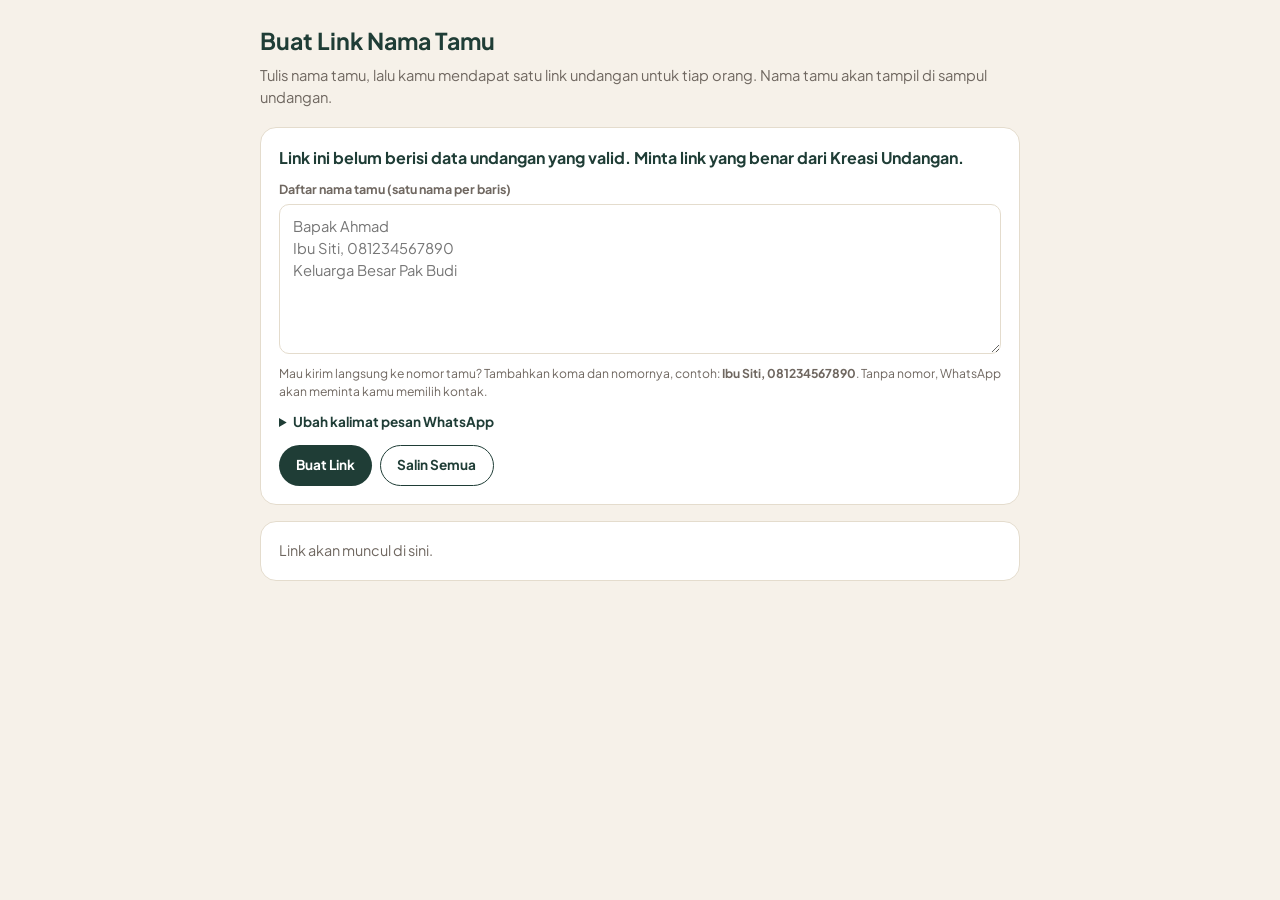
<file: tamu.html>
<!doctype html>
<html lang="id">
<head>
<meta charset="utf-8">
<meta name="viewport" content="width=device-width,initial-scale=1">
<title>Link Nama Tamu</title>
<meta name="robots" content="noindex,nofollow">
<link href="https://fonts.googleapis.com/css2?family=Plus+Jakarta+Sans:wght@400;600;700;800&display=swap" rel="stylesheet">
<style>
:root{--bg:#f6f1e9;--card:#fff;--ink:#26211e;--muted:#6f6760;--green:#1f3d36;--gold:#c4993f;--line:#e4dccd}
*{box-sizing:border-box;margin:0;padding:0}
body{font-family:'Plus Jakarta Sans',system-ui,sans-serif;background:var(--bg);color:var(--ink);line-height:1.5}
.wrap{width:min(760px,100% - 28px);margin:0 auto;padding:24px 0 70px}
h1{font-size:1.45rem;color:var(--green)} .sub{color:var(--muted);font-size:.92rem;margin:.3rem 0 1.2rem}
.card{background:var(--card);border:1px solid var(--line);border-radius:16px;padding:18px;margin-bottom:16px}
label{display:block;font-size:.78rem;font-weight:700;color:var(--muted);margin-bottom:5px}
textarea,input{width:100%;padding:.65rem .8rem;border:1px solid var(--line);border-radius:10px;font:inherit;font-size:.92rem;color:var(--ink);background:#fff}
textarea{min-height:150px;resize:vertical}
textarea:focus,input:focus{outline:2px solid var(--gold);outline-offset:1px}
.hint{font-size:.76rem;color:var(--muted);margin-top:4px}
.btn{display:inline-flex;align-items:center;gap:.4rem;padding:.6rem 1.05rem;border-radius:99px;border:0;background:var(--green);color:#fff;font:inherit;font-weight:700;font-size:.85rem;cursor:pointer;text-decoration:none}
.btn.alt{background:#fff;color:var(--green);border:1.5px solid var(--green)}
.btn.wa{background:#1fa855}
.btn.sm{padding:.45rem .85rem;font-size:.78rem}
.top{display:flex;gap:8px;flex-wrap:wrap;margin-top:12px}
.item{display:grid;grid-template-columns:1fr auto;gap:8px 12px;align-items:center;padding:12px 0;border-top:1px solid var(--line)}
.item:first-child{border-top:0}
.item b{font-size:.95rem}
.item small{display:block;color:var(--muted);word-break:break-all;font-size:.72rem;margin-top:2px}
.acts{display:flex;gap:6px;flex-wrap:wrap}
@media(max-width:560px){.item{grid-template-columns:1fr}}
details{margin-top:12px} summary{cursor:pointer;font-weight:700;font-size:.85rem;color:var(--green)}
#info{font-weight:700;color:var(--green)}
.empty{color:var(--muted);font-size:.9rem}
</style>
</head>
<body>
<div class="wrap">
  <h1>Buat Link Nama Tamu</h1>
  <p class="sub" id="sub">Tulis nama tamu, lalu kamu mendapat satu link undangan untuk tiap orang. Nama tamu akan tampil di sampul undangan.</p>

  <div class="card">
    <p id="info"></p>
    <label for="names" style="margin-top:10px">Daftar nama tamu (satu nama per baris)</label>
    <textarea id="names" placeholder="Bapak Ahmad&#10;Ibu Siti, 081234567890&#10;Keluarga Besar Pak Budi"></textarea>
    <p class="hint">Mau kirim langsung ke nomor tamu? Tambahkan koma dan nomornya, contoh: <b>Ibu Siti, 081234567890</b>. Tanpa nomor, WhatsApp akan meminta kamu memilih kontak.</p>
    <details>
      <summary>Ubah kalimat pesan WhatsApp</summary>
      <textarea id="tpl" style="margin-top:8px;min-height:170px"></textarea>
      <p class="hint">Jangan hapus <b>{nama}</b> dan <b>{link}</b>, keduanya diisi otomatis.</p>
    </details>
    <div class="top"><button class="btn" id="go" type="button">Buat Link</button><button class="btn alt" id="copyall" type="button">Salin Semua</button></div>
  </div>

  <div class="card" id="result"><p class="empty">Link akan muncul di sini.</p></div>
</div>

<script src="assets/config.js"></script>
<script>
(function () {
  var $ = function (id) { return document.getElementById(id); };
  var p = new URLSearchParams(location.search);
  var param = null, acara = "acara kami", dataReady = false, loadingOrder = false;

  function dec(s) {
    s = s.replace(/-/g, "+").replace(/_/g, "/");
    while (s.length % 4) s += "=";
    var bin = atob(s), arr = new Uint8Array(bin.length);
    for (var i = 0; i < bin.length; i++) arr[i] = bin.charCodeAt(i);
    return JSON.parse(new TextDecoder().decode(arr));
  }
  function setInfo(d) {
    var n = (d.names || []).filter(Boolean).join(" & ");
    if (n) { acara = "acara " + n; $("info").textContent = "Undangan: " + n; }
  }
  function setReady(ready) {
    dataReady = ready;
    loadingOrder = false;
    $("go").disabled = !ready;
    $("copyall").disabled = !ready;
  }

  try {
    if (p.get("d")) {
      param = "d=" + encodeURIComponent(p.get("d"));
      setInfo(dec(p.get("d")));
      setReady(true);
    } else if (p.get("o") && /^[a-z0-9-]{1,60}$/i.test(p.get("o"))) {
      var code = p.get("o");
      param = "o=" + encodeURIComponent(code);
      loadingOrder = true;
      $("info").textContent = "Memuat data undangan " + code + "…";
      setReady(false);
      fetch("pesanan/" + code + ".json", { cache: "no-store" })
        .then(function (r) { if (!r.ok) throw new Error("Pesanan tidak ditemukan"); return r.json(); })
        .then(function (data) {
          setInfo(data);
          setReady(true);
        })
        .catch(function () {
          param = null;
          $("info").textContent = "Data pesanan tidak ditemukan atau gagal dimuat. Periksa kode dan file pesanan di folder pesanan/.";
          setReady(false);
        });
    }
  } catch (e) { param = null; }
  if (!param) {
    $("info").textContent = "Link ini belum berisi data undangan yang valid. Minta link yang benar dari " + window.SITE.brand + ".";
    setReady(false);
  }

  $("tpl").value = "Assalamualaikum Wr. Wb.\n\nKepada Yth. {nama}\n\nTanpa mengurangi rasa hormat, kami mengundang Bapak/Ibu/Saudara/i untuk hadir pada {acara}.\n\nUndangan digital dapat dibuka di sini:\n{link}\n\nMerupakan kehormatan bagi kami apabila berkenan hadir. Terima kasih.";

  var links = [];
  function esc(s) { return String(s).replace(/&/g, "&amp;").replace(/</g, "&lt;").replace(/>/g, "&gt;").replace(/"/g, "&quot;"); }
  function copy(text, btn) {
    var done = function () { var o = btn.textContent; btn.textContent = "Tersalin ✓"; setTimeout(function () { btn.textContent = o; }, 1400); };
    if (navigator.clipboard) navigator.clipboard.writeText(text).then(done, function () { prompt("Salin manual:", text); });
    else prompt("Salin manual:", text);
  }
  function normNum(n) { n = n.replace(/\D/g, ""); if (n.indexOf("0") === 0) n = "62" + n.slice(1); return n; }

  function build() {
    if (!param || !dataReady || loadingOrder) return;
    var base = new URL("undangan.html", location.href).href;
    links = $("names").value.split("\n").map(function (l) { return l.trim(); }).filter(Boolean).map(function (l) {
      var m = l.match(/^(.*?)\s*[,;|\t]\s*(\+?[\d][\d\s\-]{7,})$/), name = l, num = "";
      if (m) { name = m[1].trim(); num = normNum(m[2]); }
      name = name.slice(0, 60);
      var link = base + "?" + param + "&to=" + encodeURIComponent(name);
      var msg = $("tpl").value.replace(/\{nama\}/g, name).replace(/\{acara\}/g, acara).replace(/\{link\}/g, link);
      return { name: name, num: num, link: link, wa: "https://wa.me/" + num + "?text=" + encodeURIComponent(msg) };
    });
    var box = $("result");
    if (!links.length) { box.innerHTML = '<p class="empty">Isi nama tamu dulu.</p>'; return; }
    box.innerHTML = '<p style="font-weight:800;margin-bottom:4px">' + links.length + ' link siap</p>';
    links.forEach(function (it, i) {
      var row = document.createElement("div"); row.className = "item";
      row.innerHTML = '<div><b>' + esc(it.name) + '</b>' + (it.num ? ' <span class="hint">(' + esc(it.num) + ')</span>' : '') + '<small>' + esc(it.link.length > 110 ? it.link.slice(0, base.length + 14) + "…&to=" + encodeURIComponent(it.name) : it.link) + '</small></div>' +
        '<div class="acts"><button class="btn alt sm" data-i="' + i + '" data-k="c">Salin link</button>' +
        (it.num ? '<a class="btn wa sm" target="_blank" rel="noopener" href="' + esc(it.wa) + '">Kirim WhatsApp</a>' : '') + '</div>';
      box.appendChild(row);
    });
    box.querySelectorAll('[data-k="c"]').forEach(function (b) { b.onclick = function () { copy(links[b.getAttribute("data-i")].link, b); }; });
  }
  $("go").onclick = build;
  $("copyall").onclick = function () {
    if (!dataReady || loadingOrder) return;
    if (!links.length) build();
    if (!links.length) return;
    copy(links.map(function (x) { return x.name + "\n" + x.link; }).join("\n\n"), $("copyall"));
  };
})();
</script>
</body>
</html>
</file>
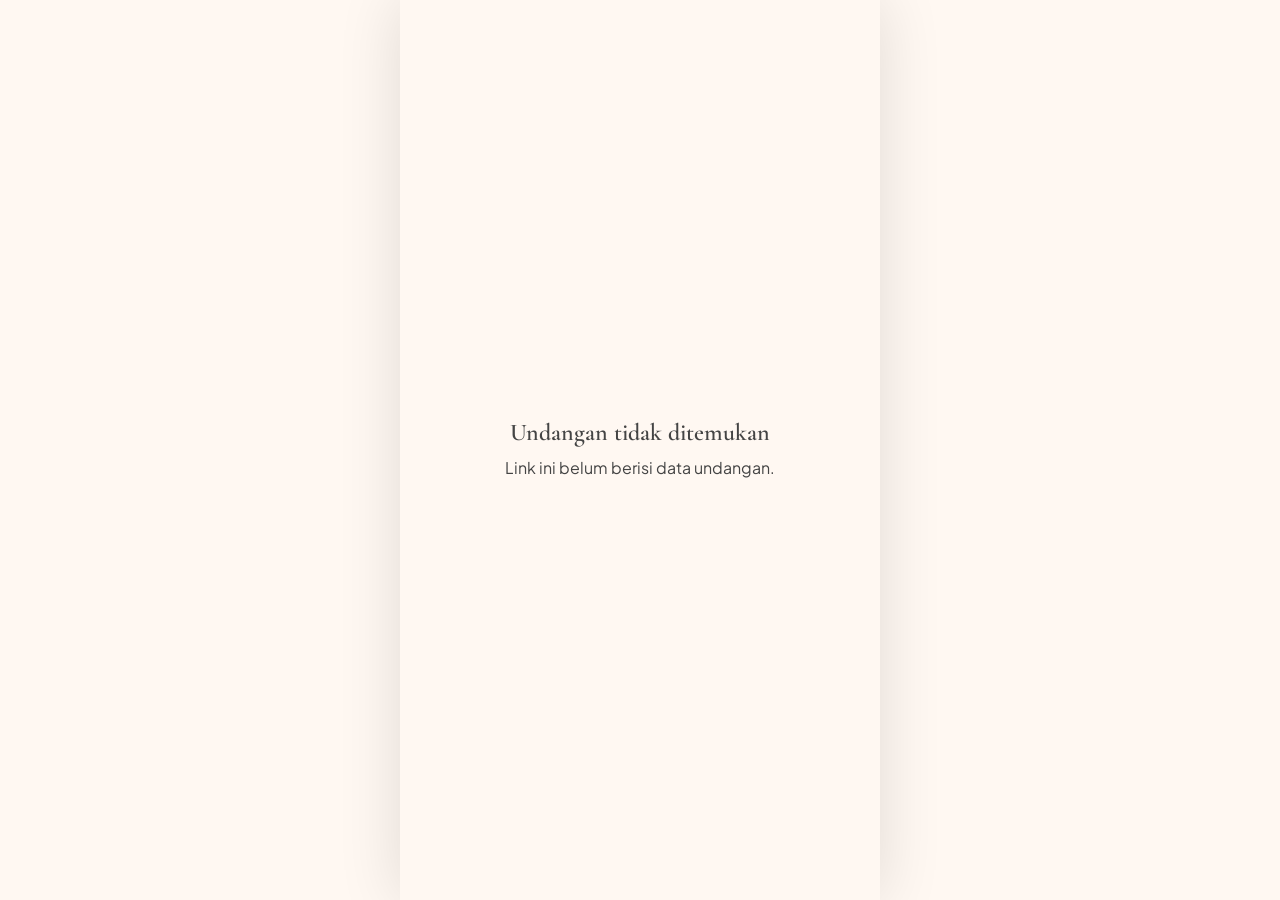
<file: undangan.html>
<!doctype html>
<html lang="id">
<head>
<meta charset="utf-8">
<meta name="viewport" content="width=device-width,initial-scale=1">
<title>Undangan Digital</title>
<meta name="robots" content="noindex">
<link href="https://fonts.googleapis.com/css2?family=Cormorant+Garamond:wght@500;600&family=Fredoka:wght@500;600&family=Lora:ital,wght@0,500;0,600;1,500&family=Montserrat:wght@400;600&family=Nunito:wght@400;700&family=Poppins:wght@400;600&family=Plus+Jakarta+Sans:wght@700&display=swap" rel="stylesheet">
<link rel="stylesheet" href="demo/demo.css">
<style>.msg{min-height:100vh;display:grid;place-content:center;text-align:center;padding:30px;font-family:'Plus Jakarta Sans',system-ui,sans-serif;color:#444}</style>
</head>
<body class="t-maroon">
<div class="app" id="app"></div>
<script src="assets/config.js"></script>
<script>
(function () {
  var THEMES = ["t-elegan", "t-rustic", "t-ceria", "t-maroon", "t-foto"];
  var p = new URLSearchParams(location.search);
  var app = document.getElementById("app");

  function fail(msg) { app.innerHTML = '<div class="msg"><div><h2>Undangan tidak ditemukan</h2><p style="margin-top:.5rem">' + msg + '</p></div></div>'; }
  function dec(s) {
    s = s.replace(/-/g, "+").replace(/_/g, "/");
    while (s.length % 4) s += "=";
    var bin = atob(s), arr = new Uint8Array(bin.length);
    for (var i = 0; i < bin.length; i++) arr[i] = bin.charCodeAt(i);
    return JSON.parse(new TextDecoder().decode(arr));
  }
  function start(data) {
    if (!data || !Array.isArray(data.names)) return fail("Data undangan tidak lengkap.");
    data.names = data.names.filter(function (name) { return typeof name === "string" && name.trim(); }).map(function (name) { return name.trim(); });
    if (!data.names.length) return fail("Data undangan tidak lengkap: nama belum diisi.");
    var eventDate = data.date ? new Date(data.date) : null;
    if (!eventDate || isNaN(eventDate.getTime())) return fail("Data undangan tidak lengkap: tanggal acara belum diisi atau tidak valid.");
    var theme = THEMES.indexOf(data.theme) >= 0 ? data.theme : "t-maroon";
    document.body.className = theme;
    data.live = true; data.base = "";
    data.people = Array.isArray(data.people) ? data.people.filter(function (person) { return person && typeof person === "object"; }) : [];
    // Compatibilitas JSON lama: jangan biarkan bagian mempelai kosong jika names tersedia.
    if (!data.people.length && data.names.length) {
      data.people = [{ icon: data.kind === "nikah" ? "🤵" : "🎉", name: data.names[0], sub: "" }];
      if ((data.kind === "nikah" || data.names.length > 1) && data.names[1]) {
        data.people.push({ icon: "👰", name: data.names[1], sub: "" });
      }
    } else if ((data.kind === "nikah" || data.names.length > 1) && data.names[1] && data.people.length < 2) {
      data.people.push({ icon: "👰", name: data.names[1], sub: "" });
    }
    data.people = data.people.slice(0, 2);
    data.people.forEach(function (person, index) {
      if (!person.name && data.names[index]) person.name = data.names[index];
      if (!person.icon) person.icon = index === 0 ? (data.kind === "nikah" ? "🤵" : "🎉") : "👰";
      if (!person.sub) person.sub = "";
      if (!person.photo) person.photo = "";
    });
    data.events = Array.isArray(data.events) ? data.events : [];
    data.heading = data.heading || "Undangan";
    window.DEMO = data;
    var s = document.createElement("script");
    s.src = "demo/demo.js";
    document.body.appendChild(s);
  }

  try {
    if (p.get("d")) {
      start(dec(p.get("d")));
    } else if (p.get("o")) {
      var code = p.get("o");
      if (!/^[a-z0-9-]{1,60}$/i.test(code)) return fail("Kode pesanan tidak valid.");
      fetch("pesanan/" + code + ".json", { cache: "no-store" })
        .then(function (r) { if (!r.ok) throw 0; return r.json(); })
        .then(start)
        .catch(function () { fail("Periksa kembali link yang kamu terima."); });
    } else {
      fail("Link ini belum berisi data undangan.");
    }
  } catch (e) { fail("Link tidak valid."); }
})();
</script>
</body>
</html>
</file>
<file: assets/style.css>
:root{
  --bg:#fbf7f0; --paper:#ffffff; --ink:#26211e; --muted:#6f6760;
  --green:#1f3d36; --green-2:#2f5a50; --gold:#c4993f; --gold-soft:#f1e3bf;
  --line:#e8dfd1; --radius:18px;
  --shadow:0 10px 30px rgba(38,33,30,.08);
}
*{box-sizing:border-box;margin:0;padding:0}
html{scroll-behavior:smooth}
body{font-family:'Plus Jakarta Sans',system-ui,sans-serif;background:var(--bg);color:var(--ink);line-height:1.6;-webkit-font-smoothing:antialiased}
img{max-width:100%;display:block}
a{color:inherit}
.wrap{width:min(1120px,100% - 40px);margin-inline:auto}
h1,h2,h3{font-family:'Fraunces',Georgia,serif;line-height:1.15;font-weight:600}
h2{font-size:clamp(1.7rem,3.4vw,2.4rem);margin-bottom:.5rem}
.eyebrow{display:inline-block;font-size:.78rem;letter-spacing:.14em;text-transform:uppercase;color:var(--gold);font-weight:700;margin-bottom:.7rem}
.lead{color:var(--muted);max-width:56ch}
section{padding:72px 0}

/* tombol */
.btn{display:inline-flex;align-items:center;gap:.5rem;padding:.8rem 1.4rem;border-radius:999px;font-weight:700;font-size:.95rem;text-decoration:none;border:2px solid transparent;cursor:pointer;transition:transform .15s,box-shadow .15s,background .15s;font-family:inherit}
.btn:hover{transform:translateY(-2px)}
.btn-primary{background:var(--green);color:#fff}
.btn-primary:hover{background:var(--green-2);box-shadow:var(--shadow)}
.btn-ghost{border-color:var(--green);color:var(--green);background:transparent}
.btn-ghost:hover{background:var(--green);color:#fff}
.btn-wa{background:#1fa855;color:#fff}
.btn-wa:hover{background:#178f47;box-shadow:var(--shadow)}
.btn-sm{padding:.55rem 1rem;font-size:.85rem}

/* navbar */
.nav{position:sticky;top:0;z-index:50;background:rgba(251,247,240,.9);backdrop-filter:blur(10px);border-bottom:1px solid var(--line)}
.nav .wrap{display:flex;align-items:center;justify-content:space-between;height:66px}
.logo{font-family:'Fraunces',serif;font-weight:700;font-size:1.3rem;text-decoration:none;color:var(--green)}
.logo span{color:var(--gold)}
.nav ul{display:flex;gap:1.6rem;list-style:none;align-items:center}
.nav ul a{text-decoration:none;font-weight:600;font-size:.92rem;color:var(--muted)}
.nav ul a:hover{color:var(--green)}
@media(max-width:760px){.nav ul li:not(:last-child){display:none}}

/* hero */
.hero{padding:72px 0 56px;background:
  radial-gradient(700px 300px at 85% 0%,var(--gold-soft),transparent 70%),var(--bg)}
.hero .wrap{display:grid;grid-template-columns:1.1fr .9fr;gap:48px;align-items:center}
.hero h1{font-size:clamp(2.2rem,5.2vw,3.6rem);margin-bottom:1rem;color:var(--green)}
.hero h1 em{color:var(--gold);font-style:italic}
.hero .cta{display:flex;gap:.8rem;flex-wrap:wrap;margin-top:1.6rem}
.hero .trust{display:flex;gap:1.4rem;flex-wrap:wrap;margin-top:1.8rem;color:var(--muted);font-size:.88rem}
.hero .trust b{color:var(--ink)}
.phone{width:min(280px,70%);margin-inline:auto;aspect-ratio:9/18;border-radius:36px;border:9px solid #1d1a18;background:linear-gradient(160deg,#16243f,#0d1626);box-shadow:0 30px 60px rgba(31,61,54,.25);display:grid;place-content:center;text-align:center;color:#e9d28a;padding:24px;transform:rotate(3deg)}
.phone small{letter-spacing:.3em;font-size:.65rem;color:#bfae7a}
.phone strong{display:block;font-family:'Fraunces',serif;font-size:2rem;margin:.6rem 0;color:#f3e2aa;font-weight:500}
.phone .pill{margin-top:1rem;border:1px solid #e9d28a;border-radius:99px;padding:.4rem 1rem;font-size:.75rem}
@media(max-width:860px){.hero .wrap{grid-template-columns:1fr}.phone{transform:none}}

/* keunggulan */
.features{display:grid;grid-template-columns:repeat(auto-fit,minmax(220px,1fr));gap:18px;margin-top:2rem}
.feature{background:var(--paper);border:1px solid var(--line);border-radius:var(--radius);padding:24px}
.feature .ic{font-size:1.7rem;margin-bottom:.6rem}
.feature h3{font-size:1.1rem;margin-bottom:.3rem;font-family:'Plus Jakarta Sans',sans-serif;font-weight:700}
.feature p{color:var(--muted);font-size:.92rem}

/* tema */
.filters{display:flex;gap:.5rem;flex-wrap:wrap;margin:1.4rem 0 2rem}
.chip{padding:.45rem 1rem;border-radius:99px;border:1px solid var(--line);background:var(--paper);font-weight:600;font-size:.85rem;cursor:pointer;font-family:inherit;color:var(--muted)}
.chip.on{background:var(--green);border-color:var(--green);color:#fff}
.grid{display:grid;grid-template-columns:repeat(auto-fill,minmax(260px,1fr));gap:24px}
.card{background:var(--paper);border:1px solid var(--line);border-radius:var(--radius);overflow:hidden;box-shadow:var(--shadow);display:flex;flex-direction:column;transition:transform .2s}
.card:hover{transform:translateY(-4px)}
.thumb{aspect-ratio:4/5;display:grid;place-content:center;text-align:center;padding:20px;position:relative}
.thumb small{font-size:.6rem;letter-spacing:.3em;opacity:.8}
.thumb b{display:block;font-size:1.9rem;margin:.5rem 0;font-weight:500}
.thumb i{font-style:normal;font-size:.7rem;border:1px solid currentColor;padding:.3rem .8rem;border-radius:99px;display:inline-block;margin-top:.6rem;opacity:.9}
.thumb .tag{position:absolute;top:12px;left:12px;font-size:.7rem;background:rgba(255,255,255,.9);color:var(--ink);padding:.25rem .7rem;border-radius:99px;font-weight:700;letter-spacing:0}
.th-tema-elegan-emas{background:linear-gradient(160deg,#16243f,#0d1626);color:#ecd48f;font-family:'Cormorant Garamond',serif}
.th-tema-rustic-floral{background:linear-gradient(160deg,#e9eedf,#cfdcc0);color:#44593a;font-family:'Lora',serif}
.th-tema-ceria-anak{background:linear-gradient(160deg,#ffe27a,#ff9ab0);color:#3b2a6b;font-family:'Fredoka',sans-serif}
.card .body{padding:20px;display:flex;flex-direction:column;gap:.5rem;flex:1}
.card h3{font-size:1.25rem}
.card p{color:var(--muted);font-size:.9rem;flex:1}
.card .price{font-weight:700;color:var(--green);font-size:.9rem}
.card .actions{display:flex;gap:.5rem;margin-top:.6rem;flex-wrap:wrap}
.card .actions .btn{flex:1;justify-content:center}

/* langkah */
.steps{display:grid;grid-template-columns:repeat(auto-fit,minmax(200px,1fr));gap:18px;margin-top:2rem;counter-reset:s}
.step{position:relative;background:var(--paper);border:1px solid var(--line);border-radius:var(--radius);padding:24px 22px 22px}
.step::before{counter-increment:s;content:counter(s);display:grid;place-content:center;width:36px;height:36px;border-radius:50%;background:var(--green);color:#fff;font-weight:800;margin-bottom:.8rem}
.step h3{font-size:1.05rem;font-family:'Plus Jakarta Sans',sans-serif;font-weight:700;margin-bottom:.2rem}
.step p{color:var(--muted);font-size:.9rem}

/* harga */
.prices{display:grid;grid-template-columns:repeat(auto-fit,minmax(250px,1fr));gap:20px;margin-top:2rem;align-items:stretch}
.plan{background:var(--paper);border:1px solid var(--line);border-radius:var(--radius);padding:28px;display:flex;flex-direction:column;gap:.7rem}
.plan.hot{border:2px solid var(--gold);box-shadow:var(--shadow);position:relative}
.plan.hot::after{content:'Paling laris';position:absolute;top:-13px;right:20px;background:var(--gold);color:#fff;font-size:.72rem;font-weight:800;padding:.2rem .8rem;border-radius:99px}
.plan h3{font-size:1.2rem}
.plan .amount{font-family:'Fraunces',serif;font-size:2.1rem;color:var(--green)}
.plan ul{list-style:none;display:grid;gap:.4rem;color:var(--muted);font-size:.92rem;flex:1;margin:.4rem 0 1rem}
.plan li::before{content:'✓ ';color:var(--gold);font-weight:800}

/* faq */
.faq{max-width:760px;margin-top:1.6rem;display:grid;gap:10px}
details{background:var(--paper);border:1px solid var(--line);border-radius:14px;padding:16px 20px}
summary{font-weight:700;cursor:pointer}
details p{color:var(--muted);margin-top:.6rem;font-size:.93rem}

/* footer */
.cta-band{background:var(--green);color:#fff;text-align:center;padding:64px 0}
.cta-band h2{color:#fff}
.cta-band p{color:#cfe0da;margin:.4rem auto 1.4rem;max-width:50ch}
footer{background:#14281f;color:#9fb5ad;text-align:center;padding:26px 0;font-size:.85rem}
.fab{position:fixed;right:18px;bottom:18px;z-index:60;width:58px;height:58px;border-radius:50%;background:#1fa855;color:#fff;display:grid;place-content:center;font-size:1.6rem;text-decoration:none;box-shadow:0 8px 24px rgba(31,168,85,.45)}
.fab:hover{transform:scale(1.07)}

.th-tema-maroon-batik{background:linear-gradient(160deg,#8e1f33,#4d0f1d);color:#f6d9b4;font-family:'Cormorant Garamond',serif}
.thumb.has-img{background-size:cover;background-position:center 25%;color:#fff;align-content:end;justify-content:center}
.thumb.has-img b{text-shadow:0 2px 12px rgba(0,0,0,.45)}
.nav ul a.btn{color:#fff}
.card .actions .btn{white-space:nowrap;padding-inline:.8rem}
</file>
<file: demo/demo.css>
/* ---------- dasar demo ---------- */
body.t-foto{--bg:#fbf7f0;--alt:#f2e8dc;--card:#fffdf9;--ink:#49372e;--line:#e5d4c0;--accent:#b18a52;--on-accent:#fff;--cover-bg:linear-gradient(160deg,#fbf7f0,#b18a52);--cover-ink:#49372e;--cover-btn:#b18a52;--cover-btn-ink:#fff;--hero-bg:linear-gradient(160deg,#fbf7f0,#b18a52);--g1:#b18a52;--g2:#f2e8dc;--head:"Cormorant Garamond",serif;--body:"Montserrat",sans-serif;--card-radius:8px;--field-radius:8px;--btn-radius:999px;--avatar-radius:50%;--avatar-bg:#f2e8dc;}
*{box-sizing:border-box;margin:0;padding:0}
html{scroll-behavior:smooth}
body{background:var(--bg);color:var(--ink);font-family:var(--body);line-height:1.7;overflow-x:hidden;-webkit-font-smoothing:antialiased}
body.locked{overflow:hidden;height:100vh}
a{color:inherit}
.app{max-width:480px;margin:0 auto;background:var(--bg);min-height:100vh;box-shadow:0 0 60px rgba(0,0,0,.12);position:relative}
h1,h2,h3{font-family:var(--head);font-weight:600;line-height:1.15}
section.s{padding:56px 28px;text-align:center;position:relative}
.kicker{font-size:.72rem;letter-spacing:.32em;text-transform:uppercase;color:var(--accent);margin-bottom:.8rem;display:block}
.title{font-size:2rem;margin-bottom:.8rem}
.muted{opacity:.78;font-size:.95rem}
.btn{display:inline-flex;align-items:center;justify-content:center;gap:.5rem;padding:.8rem 1.6rem;border-radius:var(--btn-radius);background:var(--accent);color:var(--on-accent);font-weight:600;font-family:var(--body);font-size:.92rem;border:0;cursor:pointer;text-decoration:none;transition:transform .15s}
.btn:hover{transform:translateY(-2px)}
.btn.ghost{background:transparent;color:var(--accent);border:1.5px solid var(--accent)}

/* ---------- cover ---------- */
#cover{position:fixed;inset:0;z-index:100;display:grid;place-content:center;text-align:center;padding:32px;background:var(--cover-bg);color:var(--cover-ink);transition:transform .9s cubic-bezier(.7,0,.2,1),opacity .9s}
#cover.open{transform:translateY(-100%);opacity:.4}
#cover .heading{font-size:.78rem;letter-spacing:.38em;text-transform:uppercase;opacity:.85}
#cover h1{font-size:clamp(2.6rem,12vw,3.6rem);margin:.8rem 0;font-weight:500}
#cover .date{opacity:.9;margin-bottom:2rem;font-size:.95rem}
#cover .to{font-size:.8rem;opacity:.8}
#cover .guest{font-family:var(--head);font-size:1.4rem;margin:.2rem 0 1.6rem}
#cover .btn{background:var(--cover-btn);color:var(--cover-btn-ink)}

/* ---------- hero ---------- */
.hero{min-height:88vh;display:grid;place-content:center;background:var(--hero-bg);color:var(--cover-ink)}
.hero h1{font-size:3rem;font-weight:500;margin:.6rem 0}
.hero .date{font-size:1rem;opacity:.9}

/* ---------- quote & people ---------- */
.quote{background:var(--alt)}
.quote p{font-style:italic;max-width:34ch;margin:0 auto}
.person{margin:0 auto 2rem;max-width:300px}
.avatar{width:150px;height:150px;border-radius:var(--avatar-radius);margin:0 auto 1rem;background:var(--avatar-bg);display:grid;place-content:center;font-size:3rem;border:4px solid var(--accent)}
.person h3{font-size:1.6rem}
.amp{font-family:var(--head);font-size:2.2rem;color:var(--accent);margin:-.4rem 0 1.2rem}

/* ---------- hitung mundur ---------- */
.count{background:var(--alt)}
.cd{display:grid;grid-template-columns:repeat(4,1fr);gap:10px;margin-top:1.2rem}
.cd div{background:var(--card);border:1px solid var(--line);border-radius:var(--card-radius);padding:14px 4px}
.cd b{display:block;font-family:var(--head);font-size:1.8rem;color:var(--accent)}
.cd span{font-size:.68rem;letter-spacing:.14em;text-transform:uppercase;opacity:.7}

/* ---------- acara ---------- */
.event{background:var(--card);border:1px solid var(--line);border-radius:var(--card-radius);padding:26px 22px;margin:0 auto 18px}
.event h3{font-size:1.4rem;margin-bottom:.4rem;color:var(--accent)}
.event .when{font-weight:600}
.event p{opacity:.85;font-size:.93rem;margin:.2rem 0}
.event .btn{margin-top:1rem}

/* ---------- galeri ---------- */
.gallery{background:var(--alt)}
.g{display:grid;grid-template-columns:1fr 1fr;gap:10px;margin-top:1.2rem}
.g div{aspect-ratio:1;border-radius:var(--card-radius);display:grid;place-content:center;font-size:1.8rem;color:rgba(255,255,255,.9)}
.g div:nth-child(1){background:var(--g1)}.g div:nth-child(2){background:var(--g2)}
.g div:nth-child(3){background:var(--g2)}.g div:nth-child(4){background:var(--g1)}
.g div:nth-child(5){background:var(--g1)}.g div:nth-child(6){background:var(--g2)}
.g small{font-size:.7rem;display:block;letter-spacing:.1em}

/* ---------- RSVP ---------- */
form{display:grid;gap:12px;text-align:left;margin-top:1.2rem}
label{font-size:.8rem;font-weight:600;letter-spacing:.04em}
input,select,textarea{width:100%;padding:.75rem .9rem;border-radius:var(--field-radius);border:1px solid var(--line);background:var(--card);font:inherit;color:var(--ink)}
textarea{min-height:90px;resize:vertical}
input:focus,select:focus,textarea:focus{outline:2px solid var(--accent);outline-offset:1px}
#wishes{margin-top:1.6rem;display:grid;gap:10px;text-align:left}
.wish{background:var(--card);border:1px solid var(--line);border-radius:var(--card-radius);padding:12px 16px;font-size:.9rem}
.wish b{display:block;color:var(--accent)}
.wish em{font-size:.75rem;opacity:.7;font-style:normal}

/* ---------- penutup & bar bawah ---------- */
.closing{background:var(--hero-bg);color:var(--cover-ink)}
.closing .credit{margin-top:2rem;font-size:.78rem;opacity:.7}
.bar{position:fixed;bottom:0;left:50%;transform:translateX(-50%) translateY(120%);width:min(480px,100%);display:flex;gap:8px;padding:10px 14px;background:rgba(20,20,20,.92);backdrop-filter:blur(8px);z-index:60;transition:transform .5s .4s}
.bar.show{transform:translateX(-50%) translateY(0)}
.bar a{flex:1;text-align:center;padding:.65rem;border-radius:99px;font-size:.82rem;font-weight:700;text-decoration:none;font-family:'Plus Jakarta Sans',system-ui,sans-serif}
.bar .back{background:#2e2e2e;color:#fff}
.bar .order{background:#1fa855;color:#fff}
.music{position:fixed;right:max(14px,calc(50% - 226px));bottom:76px;z-index:61;width:46px;height:46px;border-radius:50%;border:0;background:var(--accent);color:var(--on-accent);font-size:1.2rem;cursor:pointer;display:none;box-shadow:0 6px 18px rgba(0,0,0,.25)}
.music.show{display:block}
.music.play{animation:spin 4s linear infinite}
@keyframes spin{to{transform:rotate(360deg)}}
.toast{position:fixed;left:50%;top:18px;transform:translateX(-50%) translateY(-150%);background:#222;color:#fff;padding:.7rem 1.2rem;border-radius:12px;z-index:200;font-size:.85rem;transition:transform .4s;max-width:90%;text-align:center;font-family:'Plus Jakarta Sans',sans-serif}
.toast.show{transform:translateX(-50%) translateY(0)}
.reveal{opacity:0;transform:translateY(24px);transition:opacity .8s,transform .8s}
.reveal.in{opacity:1;transform:none}
.pad-bar{height:70px}

/* =========================================================
   TEMA 1 — ELEGAN EMAS
   ========================================================= */
.t-elegan{
  --bg:#0f1b30;--alt:#13223d;--card:#172a49;--ink:#efe6cf;--line:#2c4167;
  --accent:#d9b660;--on-accent:#0f1b30;--head:'Cormorant Garamond',serif;--body:'Montserrat',sans-serif;
  --btn-radius:2px;--card-radius:2px;--field-radius:2px;--avatar-radius:50%;--avatar-bg:#1d3560;
  --cover-bg:radial-gradient(circle at 50% 30%,#1d3560,#0a1222 75%);--cover-ink:#f2e3b3;--cover-btn:#d9b660;--cover-btn-ink:#0f1b30;
  --hero-bg:linear-gradient(180deg,#0a1222,#16294a);--g1:#2a4476;--g2:#b8933e;
}
.t-elegan .event,.t-elegan .cd div{border-color:#d9b660aa}
.t-elegan .title{letter-spacing:.04em;font-weight:500}
.t-elegan #cover::before,.t-elegan .hero::before{content:'';position:absolute;inset:18px;border:1px solid #d9b66088;pointer-events:none}
.t-elegan .hero{position:relative}

/* =========================================================
   TEMA 2 — RUSTIC FLORAL
   ========================================================= */
.t-rustic{
  --bg:#fbf7ee;--alt:#eef2e4;--card:#ffffff;--ink:#3d4a35;--line:#d9e0c8;
  --accent:#6f8a5a;--on-accent:#fff;--head:'Lora',serif;--body:'Poppins',sans-serif;
  --btn-radius:99px;--card-radius:22px;--field-radius:12px;--avatar-radius:50% 50% 50% 50% / 60% 60% 40% 40%;--avatar-bg:#dfe8cf;
  --cover-bg:linear-gradient(170deg,#e9eedf,#c6d6b4);--cover-ink:#3d4a35;--cover-btn:#6f8a5a;--cover-btn-ink:#fff;
  --hero-bg:linear-gradient(170deg,#dbe6cb,#b9cda3);--g1:#8fa87a;--g2:#c9a98a;
}
.t-rustic .s::before{content:"";display:block;width:100%;height:52px;margin:0 auto .6rem;opacity:.42;background:radial-gradient(ellipse 15px 28px at 42% 60%,var(--accent) 0 40%,transparent 44%),radial-gradient(ellipse 15px 28px at 58% 60%,var(--accent) 0 40%,transparent 44%),radial-gradient(ellipse 26px 10px at 34% 35%,var(--accent) 0 40%,transparent 44%),radial-gradient(ellipse 26px 10px at 66% 35%,var(--accent) 0 40%,transparent 44%);background-repeat:no-repeat;background-position:center;background-size:120px 52px}
.t-rustic .hero::before,.t-rustic .closing::before{content:""!important;position:absolute;inset:18px 0 auto;width:100%;height:64px;background:radial-gradient(ellipse 20px 36px at 8% 50%,var(--accent) 0 38%,transparent 43%),radial-gradient(ellipse 20px 36px at 14% 30%,var(--accent) 0 38%,transparent 43%),radial-gradient(ellipse 20px 36px at 92% 50%,var(--accent) 0 38%,transparent 43%),radial-gradient(ellipse 20px 36px at 86% 30%,var(--accent) 0 38%,transparent 43%);opacity:.35;pointer-events:none}
.t-rustic #cover::before{content:"";position:absolute;inset:18px;border:1px solid var(--cover-btn);border-radius:48% 48% 4px 4px;opacity:.6;pointer-events:none}

/* =========================================================
   TEMA 3 — CERIA ANAK
   ========================================================= */
.t-ceria{
  --bg:#fffaf0;--alt:#fff0c9;--card:#ffffff;--ink:#3b2a6b;--line:#ffd3dc;
  --accent:#ff6f91;--on-accent:#fff;--head:'Fredoka',sans-serif;--body:'Nunito',sans-serif;
  --btn-radius:99px;--card-radius:26px;--field-radius:16px;--avatar-radius:50%;--avatar-bg:#ffe27a;
  --cover-bg:radial-gradient(circle at 20% 20%,#ffe27a 0 14%,transparent 15%),radial-gradient(circle at 85% 80%,#7fe0d0 0 18%,transparent 19%),linear-gradient(160deg,#ff9ab0,#ffcf6b);--cover-ink:#3b2a6b;--cover-btn:#3b2a6b;--cover-btn-ink:#fff;
  --hero-bg:linear-gradient(160deg,#ffcf6b,#ff9ab0);--g1:#ff8aa5;--g2:#59c9b8;
}
.t-ceria .title{font-weight:600}
.t-ceria #cover::before{content:"";position:absolute;inset:18px;border:2px dashed var(--accent);border-radius:28px;pointer-events:none}.t-ceria .hero::before{content:"";position:absolute;inset:18px;border:2px dashed var(--accent);border-radius:28px;pointer-events:none}
.t-ceria .event{border:3px dashed var(--accent)}
.t-ceria .cd div{border:2px solid var(--accent)}

/* =========================================================
   FOTO (sampul, hero, bingkai, galeri)
   ========================================================= */
#cover.photo,.hero.photo{color:#fff}
#cover.photo .btn{background:#fff;color:#222}
#cover.photo{align-content:end;padding-bottom:64px}
.hero.photo{min-height:92vh;align-content:end;padding-bottom:70px}
#cover .frame{width:190px;height:270px;margin:0 auto 1.4rem;border-radius:100px 100px 12px 12px;overflow:hidden;border:3px solid var(--cover-btn);box-shadow:0 12px 30px rgba(0,0,0,.3)}
#cover .frame img,.couple-photo img{width:100%;height:100%;object-fit:cover;display:block}
.couple-photo{width:min(260px,80%);aspect-ratio:4/5;margin:0 auto 2rem;border-radius:140px 140px 20px 20px;overflow:hidden;border:3px solid var(--accent);box-shadow:0 14px 34px rgba(0,0,0,.18)}
.g .ph{padding:0;overflow:hidden;display:block}
.g .ph img{width:100%;height:100%;object-fit:cover;display:block}

/* =========================================================
   TEMA 4 — MAROON BATIK
   ========================================================= */
.t-maroon{
  --bg:#fff8f2;--alt:#f8e9e4;--card:#ffffff;--ink:#4a1620;--line:#ecd0c8;
  --accent:#9b2335;--on-accent:#fff;--head:'Cormorant Garamond',serif;--body:'Montserrat',sans-serif;
  --btn-radius:99px;--card-radius:18px;--field-radius:12px;--avatar-radius:50%;--avatar-bg:#f3d5cf;
  --cover-bg:radial-gradient(circle at 50% 20%,#8e1f33,#3d0b17 80%);--cover-ink:#f6d9b4;--cover-btn:#e3b873;--cover-btn-ink:#4a1620;
  --hero-bg:linear-gradient(170deg,#6d1426,#3d0b17);--g1:#9b2335;--g2:#c98a5a;
}
.t-maroon .title{font-weight:500}
.t-maroon .event{border-top:4px solid var(--accent)}
.t-maroon #cover::before{content:'';position:absolute;inset:16px;border:1px solid #e3b87388;pointer-events:none;border-radius:6px}
#cover.photo::before{display:none!important}


/* Fitur tambahan tema */
.avatar.portrait{overflow:hidden;padding:0;display:block;background:var(--card)}
.avatar.portrait img{width:100%;height:100%;object-fit:cover;display:block}
.person .avatar{box-shadow:0 8px 24px rgba(0,0,0,.12)}
.g .ph{overflow:hidden;position:relative}
.g .ph img{width:100%;height:100%;object-fit:cover;display:block;transition:transform .75s cubic-bezier(.2,.7,.2,1)}
.g .ph.gallery-zoom img{transform:scale(.92)}.g .ph.gallery-zoom.in img{transform:scale(1)}
.g .ph.gallery-slide{transform:translateY(28px)}.g .ph.gallery-slide.in{transform:translateY(0)}
.g .ph:hover img{transform:scale(1.04)}
.love-story{background:var(--alt)}.story-list{display:grid;gap:16px;margin-top:24px;text-align:left}
.story-item{display:grid;grid-template-columns:38px 1fr;gap:12px;align-items:start;background:var(--card);padding:16px;border:1px solid var(--line);border-radius:var(--card-radius)}
.story-item img{grid-column:2;width:100%;max-height:190px;object-fit:cover;border-radius:var(--field-radius)}
.story-item>div{grid-column:2;min-width:0}
.story-mark{width:34px;height:34px;border-radius:50%;display:grid;place-items:center;background:var(--accent);color:var(--on-accent);font-weight:700}
.story-item h3{font-size:1.18rem;color:var(--accent);margin-bottom:6px}.story-item p{font-size:.92rem;white-space:pre-line}.story-item small{display:block;opacity:.65;margin-top:8px}
.no-ornament .s::before,.no-ornament .hero::before,.no-ornament .closing::before,.no-ornament #cover::before{content:none!important;display:none!important}
@media(prefers-reduced-motion:reduce){.reveal,.g .ph img{transition:none!important}.reveal{opacity:1;transform:none}}

/* Ornamen latar berbentuk ilustrasi CSS, bukan simbol teks. */
body.ornament-classic .s::before,body.ornament-classic .hero::before,body.ornament-classic .closing::before{content:""!important;display:block;height:40px;margin:0 auto 12px;opacity:.65;background:linear-gradient(90deg,transparent 0 8%,var(--accent) 8.2% 8.5%,transparent 8.7% 91.3%,var(--accent) 91.5% 91.8%,transparent 92%),radial-gradient(ellipse at 8% 50%,transparent 0 15px,var(--accent) 16px 17px,transparent 18px),radial-gradient(ellipse at 92% 50%,transparent 0 15px,var(--accent) 16px 17px,transparent 18px);background-repeat:no-repeat;background-size:100% 2px,38px 38px,38px 38px;background-position:center,left center,right center}
body.ornament-minimal .s::before,body.ornament-minimal .hero::before,body.ornament-minimal .closing::before{content:""!important;display:block;height:24px;margin:0 auto 10px;opacity:.35;background:linear-gradient(135deg,transparent 0 48%,var(--accent) 49% 50%,transparent 51%),linear-gradient(45deg,transparent 0 48%,var(--accent) 49% 50%,transparent 51%);background-repeat:no-repeat;background-size:28px 24px;background-position:center}
body.ornament-classic #cover::before,body.ornament-minimal #cover::before{content:""!important;display:block;position:absolute;inset:16px;border:1px solid var(--cover-btn);pointer-events:none}
body.ornament-floral .s::before,body.ornament-floral .hero::before,body.ornament-floral .closing::before{content:""!important;display:block;height:48px;margin:0 auto 12px;opacity:.45;background:radial-gradient(ellipse 13px 26px at 42% 50%,var(--accent) 0 40%,transparent 44%),radial-gradient(ellipse 13px 26px at 58% 50%,var(--accent) 0 40%,transparent 44%),radial-gradient(ellipse 24px 9px at 34% 35%,var(--accent) 0 40%,transparent 44%),radial-gradient(ellipse 24px 9px at 66% 35%,var(--accent) 0 40%,transparent 44%);background-repeat:no-repeat;background-position:center;background-size:100px 48px}
body.ornament-floral #cover::before{content:""!important;display:block;position:absolute;inset:16px;border:1px solid var(--cover-btn);border-radius:48% 48% 8px 8px;pointer-events:none}


/* Bingkai sampul dari Dashboard Pembuat Tema */
body.frame-thin #cover:not(.photo)::before{content:"";position:absolute;inset:18px;border:1px solid var(--cover-btn);pointer-events:none}
body.frame-double #cover:not(.photo)::before{content:"";position:absolute;inset:14px;border:3px double var(--cover-btn);pointer-events:none}
body.frame-ornate #cover:not(.photo)::before{content:"";position:absolute;inset:18px;border:1px solid var(--cover-btn);border-radius:48% 48% 8px 8px;pointer-events:none}
body.frame-none #cover:not(.photo)::before{content:none!important;display:none!important}


/* Fitur adaptasi dari pola interaksi undangan open-source */
.theme-toggle{position:fixed;right:16px;top:16px;z-index:80;width:42px;height:42px;border:1px solid var(--line);border-radius:50%;background:var(--card);color:var(--ink);box-shadow:0 5px 18px #0002;cursor:pointer;font-size:20px}
.invite-nav{position:fixed;z-index:75;bottom:0;left:50%;transform:translateX(-50%);width:min(480px,100%);display:flex;justify-content:space-around;gap:2px;padding:8px 4px calc(8px + env(safe-area-inset-bottom));background:color-mix(in srgb,var(--card) 92%,transparent);border:1px solid var(--line);border-bottom:0;border-radius:16px 16px 0 0;backdrop-filter:blur(12px);box-shadow:0 -5px 22px #0001}
.invite-nav a{color:var(--ink);text-decoration:none;font-size:.72rem;font-weight:700;padding:8px 5px;border-radius:8px}
.invite-nav a:focus-visible,.theme-toggle:focus-visible{outline:2px solid var(--accent);outline-offset:2px}
.pad-bar{height:100px!important}
.gallery-lightbox[hidden]{display:none!important}.gallery-lightbox{position:fixed;inset:0;z-index:300;background:rgba(10,10,12,.94);display:grid;place-items:center;padding:60px 16px 24px}.gallery-lightbox img{display:block;max-width:min(100%,1000px);max-height:80vh;object-fit:contain;box-shadow:0 12px 40px #0008}.lightbox-close{position:absolute;top:16px;right:16px;border:0;border-radius:50%;width:44px;height:44px;font-size:30px;line-height:1;background:#fff;color:#222;cursor:pointer}.lightbox-open{position:absolute;top:25px;left:16px;color:#fff;font-size:.9rem}
body.user-dark{--bg:#15171b;--alt:#202329;--card:#272b32;--ink:#f1eee7;--line:#454b55;--cover-ink:#f5f0e5;--hero-bg:linear-gradient(160deg,#202329,#15171b)}body.user-dark .s:not(.hero):not(.closing){background:var(--bg);color:var(--ink)}body.user-dark .quote,body.user-dark .gallery,body.user-dark .love-story{background:var(--alt)}body.user-dark .event,body.user-dark .story-item,body.user-dark .wish{background:var(--card);color:var(--ink)}body.user-dark input,body.user-dark select,body.user-dark textarea{background:#202329;color:var(--ink);border-color:var(--line)}body.user-dark .invite-nav{background:rgba(25,27,31,.94)}
.g .ph img[role=button]{cursor:zoom-in}
@media(prefers-reduced-motion:reduce){.gallery-lightbox,.theme-toggle,.invite-nav{scroll-behavior:auto}}


/* Scroll lebih lembut: snap per bagian, animasi masuk bertahap, dan anchor offset */
html{scroll-behavior:smooth;scroll-padding-top:18px;scroll-padding-bottom:90px}
body{overscroll-behavior-y:contain}
#app>.s{scroll-margin-top:16px}
@media(min-width:700px){#app>.s{scroll-snap-align:start;scroll-snap-stop:normal}html{scroll-snap-type:y proximity}}
.reveal{opacity:0;transform:translate3d(0,28px,0) scale(.99);filter:blur(2px);transition:opacity .85s cubic-bezier(.22,1,.36,1),transform .85s cubic-bezier(.22,1,.36,1),filter .85s cubic-bezier(.22,1,.36,1);will-change:opacity,transform,filter}
.reveal.in{opacity:1;transform:translate3d(0,0,0) scale(1);filter:blur(0)}
.reveal.in:nth-child(2){transition-delay:.06s}.reveal.in:nth-child(3){transition-delay:.12s}.reveal.in:nth-child(4){transition-delay:.18s}
.event.reveal,.story-item.reveal,.g.reveal{transition-duration:.9s}
.invite-nav a{transition:background .25s ease,color .25s ease,transform .25s ease}
.invite-nav a:active{transform:scale(.96)}
.btn{transition:transform .25s cubic-bezier(.2,.8,.2,1),box-shadow .25s ease,filter .25s ease}
.btn:hover{transform:translateY(-2px);filter:brightness(1.04);box-shadow:0 8px 22px #0002}
@media(prefers-reduced-motion:reduce){html{scroll-behavior:auto;scroll-snap-type:none}.reveal,.reveal.in,.event.reveal,.story-item.reveal,.g.reveal{opacity:1;transform:none;filter:none;transition:none!important;will-change:auto}.btn,.invite-nav a{transition:none!important}}


/* Dompet digital dan enam bagian navigasi */
.wallet-card{margin:16px auto 0;padding:16px;max-width:340px;border:1px solid var(--line);border-radius:var(--card-radius);background:rgba(255,255,255,.88);color:#292a27;box-shadow:0 8px 24px rgba(0,0,0,.08);overflow-wrap:anywhere}
.wallet-card p{margin:.4rem 0}.wallet-number{font-size:1.15rem;font-weight:700;letter-spacing:.06em}
.wallet-qr{display:block;width:min(100%,240px);height:auto;object-fit:contain;margin:12px auto;border-radius:10px;background:#fff}
section.s.photo,section.s[style*="background-image"]{background-size:cover;background-position:center;background-repeat:no-repeat;background-attachment:scroll}
.invite-nav{overflow-x:auto;white-space:nowrap;scrollbar-width:none}.invite-nav::-webkit-scrollbar{display:none}
.invite-nav a{flex-shrink:0}
</file>
